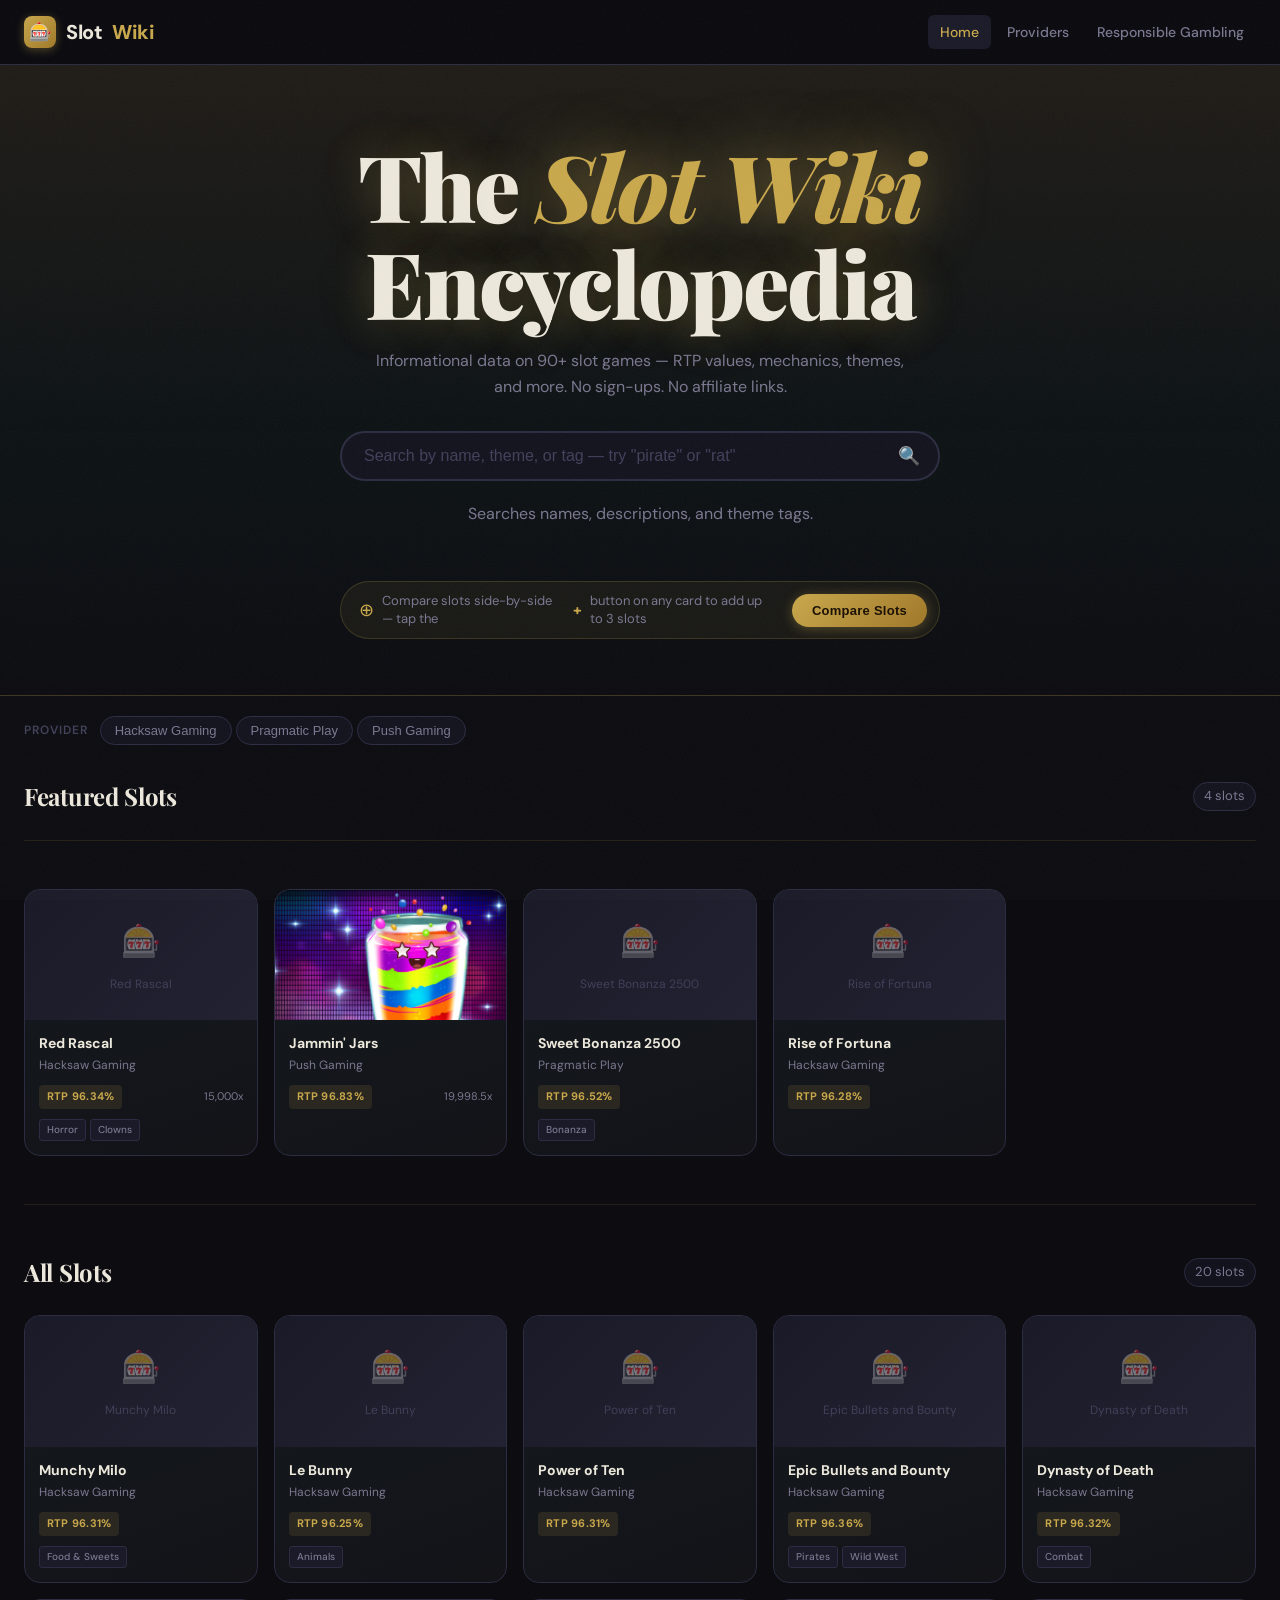
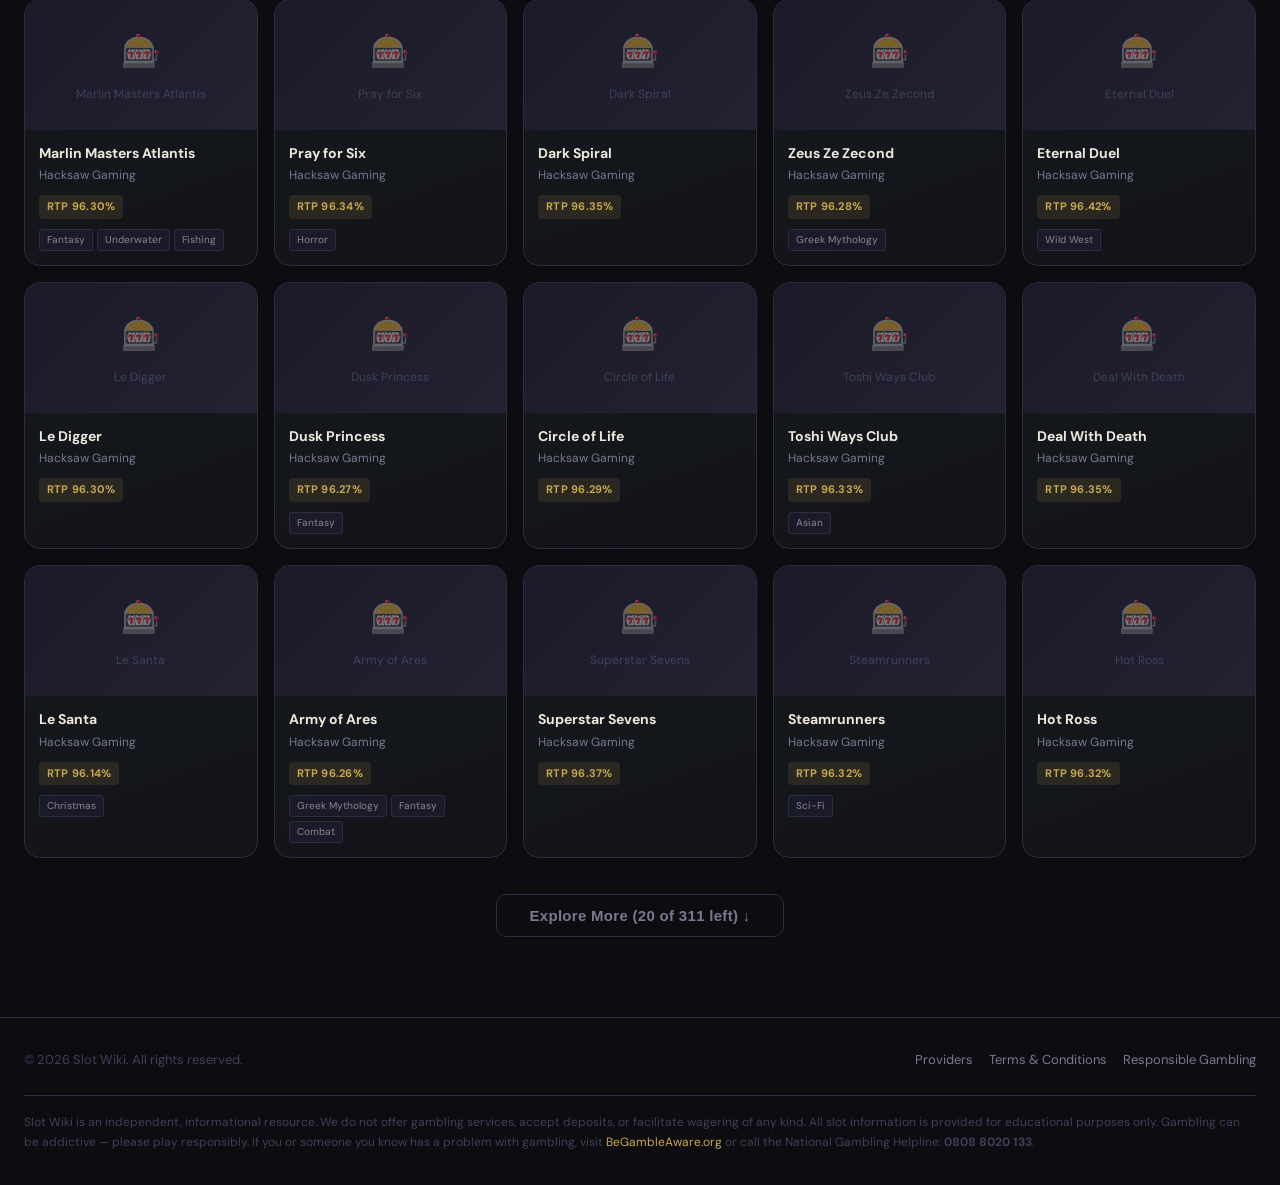
<file: index.html>
<!DOCTYPE html>
<html lang="en">
<head>
  <meta charset="UTF-8">
  <meta name="viewport" content="width=device-width, initial-scale=1.0">
  <title>Slot Wiki — Your Slot Game Encyclopedia</title>
  <meta name="description" content="Slot Wiki is a free, informational encyclopedia of slot games. Browse RTP values, themes, features, and providers — no sign-up required.">
  <link rel="preconnect" href="https://fonts.googleapis.com">
  <link rel="preconnect" href="https://fonts.gstatic.com" crossorigin>
  <link href="https://fonts.googleapis.com/css2?family=Playfair+Display:ital,wght@0,700;0,900;1,400&family=DM+Sans:wght@400;500;600;700&display=swap" rel="stylesheet">
  <link rel="stylesheet" href="css/styles.css">
</head>
<body>

<!-- Header -->
<header class="site-header">
  <div class="header-inner">
    <a href="index.html" class="logo">
      <div class="logo-icon">🎰</div>
      Slot<span>Wiki</span>
    </a>
    <nav class="nav">
      <a href="index.html" class="active">Home</a>
      <a href="providers.html">Providers</a>
      <a href="terms.html">Responsible Gambling</a>
    </nav>
  </div>
</header>

<!-- Hero Search -->
<section class="hero">
  <h1>The <em>Slot Wiki</em><br>Encyclopedia</h1>
  <p>Informational data on 90+ slot games — RTP values, mechanics, themes, and more. No sign-ups. No affiliate links.</p>
  <div class="search-wrap">
    <input
      id="search-input"
      class="search-input"
      type="search"
      placeholder="Search by name, theme, or tag — try &quot;pirate&quot; or &quot;rat&quot;"
      aria-label="Search slots"
      autocomplete="off"
    >
    <span class="search-icon">🔍</span>
  </div>
  <p class="search-hint">Searches names, descriptions, and theme tags.</p>

  <div class="compare-hint">
    <span class="compare-hint-text">
      <span class="compare-hint-icon">⊕</span>
      Compare slots side-by-side — tap the <strong>+</strong> button on any card to add up to 3 slots
    </span>
    <button class="compare-hint-btn" id="hero-compare-btn" onclick="handleHeroCompare()">
      Compare Slots
    </button>
  </div>
</section>

<!-- Provider Filter -->
<div class="filter-bar">
  <span class="filter-label">Provider</span>
  <div id="provider-chips">
    <button class="chip" data-provider="hacksaw">Hacksaw Gaming</button>
    <button class="chip" data-provider="pragmatic">Pragmatic Play</button>
    <button class="chip" data-provider="pushgaming">Push Gaming</button>
  </div>
</div>

<!-- Featured Slots -->
<main class="page-content">
  <div class="section-header" id="featured-header">
    <h2 class="section-title">Featured Slots</h2>
    <span class="section-count" id="featured-count"></span>
  </div>
  <div class="slot-grid" id="featured-grid"></div>

  <div style="margin-top: 48px;">
    <div class="section-header">
      <h2 class="section-title" id="all-label">All Slots</h2>
      <span class="section-count" id="all-count"></span>
    </div>
    <div class="slot-grid" id="all-grid"></div>
    <div id="explore-more-wrap" style="text-align:center; margin-top:36px;">
      <button id="explore-more-btn" class="explore-more-btn">Explore More ↓</button>
    </div>
  </div>
</main>

<!-- Modal -->
<div class="modal-overlay" id="modal-overlay" role="dialog" aria-modal="true">
  <div class="modal" id="modal"></div>
</div>

<!-- Footer -->
<footer class="site-footer">
  <div class="footer-inner">
    <span>© 2026 Slot Wiki. All rights reserved.</span>
    <div class="footer-links">
      <a href="providers.html">Providers</a>
      <a href="terms.html">Terms &amp; Conditions</a>
      <a href="terms.html#responsible-gambling">Responsible Gambling</a>
    </div>
    <p class="footer-disclaimer">
      Slot Wiki is an independent, informational resource. We do not offer gambling services, accept deposits, or facilitate wagering of any kind.
      All slot information is provided for educational purposes only. Gambling can be addictive — please play responsibly.
      If you or someone you know has a problem with gambling, visit <a href="https://www.begambleaware.org" target="_blank" rel="noopener">BeGambleAware.org</a>
      or call the National Gambling Helpline: <strong>0808 8020 133</strong>.
    </p>
  </div>
</footer>

<script src="js/data.js"></script>
<script src="js/app.js"></script>
<script>
  initModal();
  initSearchDropdown('search-input');

  function handleHeroCompare() {
    if (compareList.length >= 2) {
      openCompareModal();
    } else {
      // Scroll to grid and pulse the compare buttons on cards
      document.getElementById('all-grid').scrollIntoView({ behavior: 'smooth', block: 'start' });
      setTimeout(() => {
        document.querySelectorAll('.card-compare-btn').forEach(btn => {
          btn.style.opacity = '1';
          btn.classList.add('pulse-hint');
          setTimeout(() => {
            btn.style.opacity = '';
            btn.classList.remove('pulse-hint');
          }, 1800);
        });
      }, 600);
    }
  }

  const PAGE_SIZE = 20; // 4 rows × 5 cols
  let allSlotsPool = [];
  let visibleCount = PAGE_SIZE;

  function renderAllGrid(slots) {
    allSlotsPool = slots;
    renderGrid(slots.slice(0, visibleCount), "all-grid", "all-count");
    const wrap = document.getElementById("explore-more-wrap");
    const btn = document.getElementById("explore-more-btn");
    if (visibleCount >= slots.length) {
      wrap.style.display = "none";
    } else {
      wrap.style.display = "";
      const remaining = slots.length - visibleCount;
      btn.textContent = `Explore More (${Math.min(remaining, PAGE_SIZE)} of ${remaining} left) ↓`;
    }
  }

  // Render featured slots (capped at 4, mixed providers)
  renderGrid(getFeaturedSlots(), "featured-grid", "featured-count");

  // Render all slots — first 20 only
  renderAllGrid(SLOTS.filter(s => !s.featured));

  document.getElementById("explore-more-btn").addEventListener("click", () => {
    visibleCount += PAGE_SIZE;
    renderAllGrid(allSlotsPool);
  });

  // Search overrides both grids
  const searchInput = document.getElementById("search-input");
  const featuredHeader = document.getElementById("featured-header");

  let debounceTimer = null;
  let activeProvider = null;

  function updateResults() {
    const q = searchInput.value.trim();

    if (q || activeProvider) {
      // Hide featured, show unified search results
      featuredHeader.style.display = "none";
      document.getElementById("featured-grid").style.display = "none";
      document.getElementById("all-label").textContent = q ? `Results for "${q}"` : "All Slots";
      const results = searchSlots(q, activeProvider);
      renderGrid(results, "all-grid", "all-count");
      document.getElementById("explore-more-wrap").style.display = "none";
    } else {
      // Restore default view
      visibleCount = PAGE_SIZE;
      featuredHeader.style.display = "";
      document.getElementById("featured-grid").style.display = "";
      document.getElementById("all-label").textContent = "All Slots";
      renderGrid(getFeaturedSlots(), "featured-grid", "featured-count");
      renderAllGrid(SLOTS.filter(s => !s.featured));
    }
  }

  searchInput.addEventListener("input", () => {
    clearTimeout(debounceTimer);
    debounceTimer = setTimeout(updateResults, 180);
  });

  document.querySelectorAll("#provider-chips .chip").forEach((chip) => {
    chip.addEventListener("click", () => {
      const val = chip.dataset.provider;
      activeProvider = activeProvider === val ? null : val;
      chip.classList.toggle("active", activeProvider === val);
      updateResults();
    });
  });
</script>
</body>
</html>
</file>
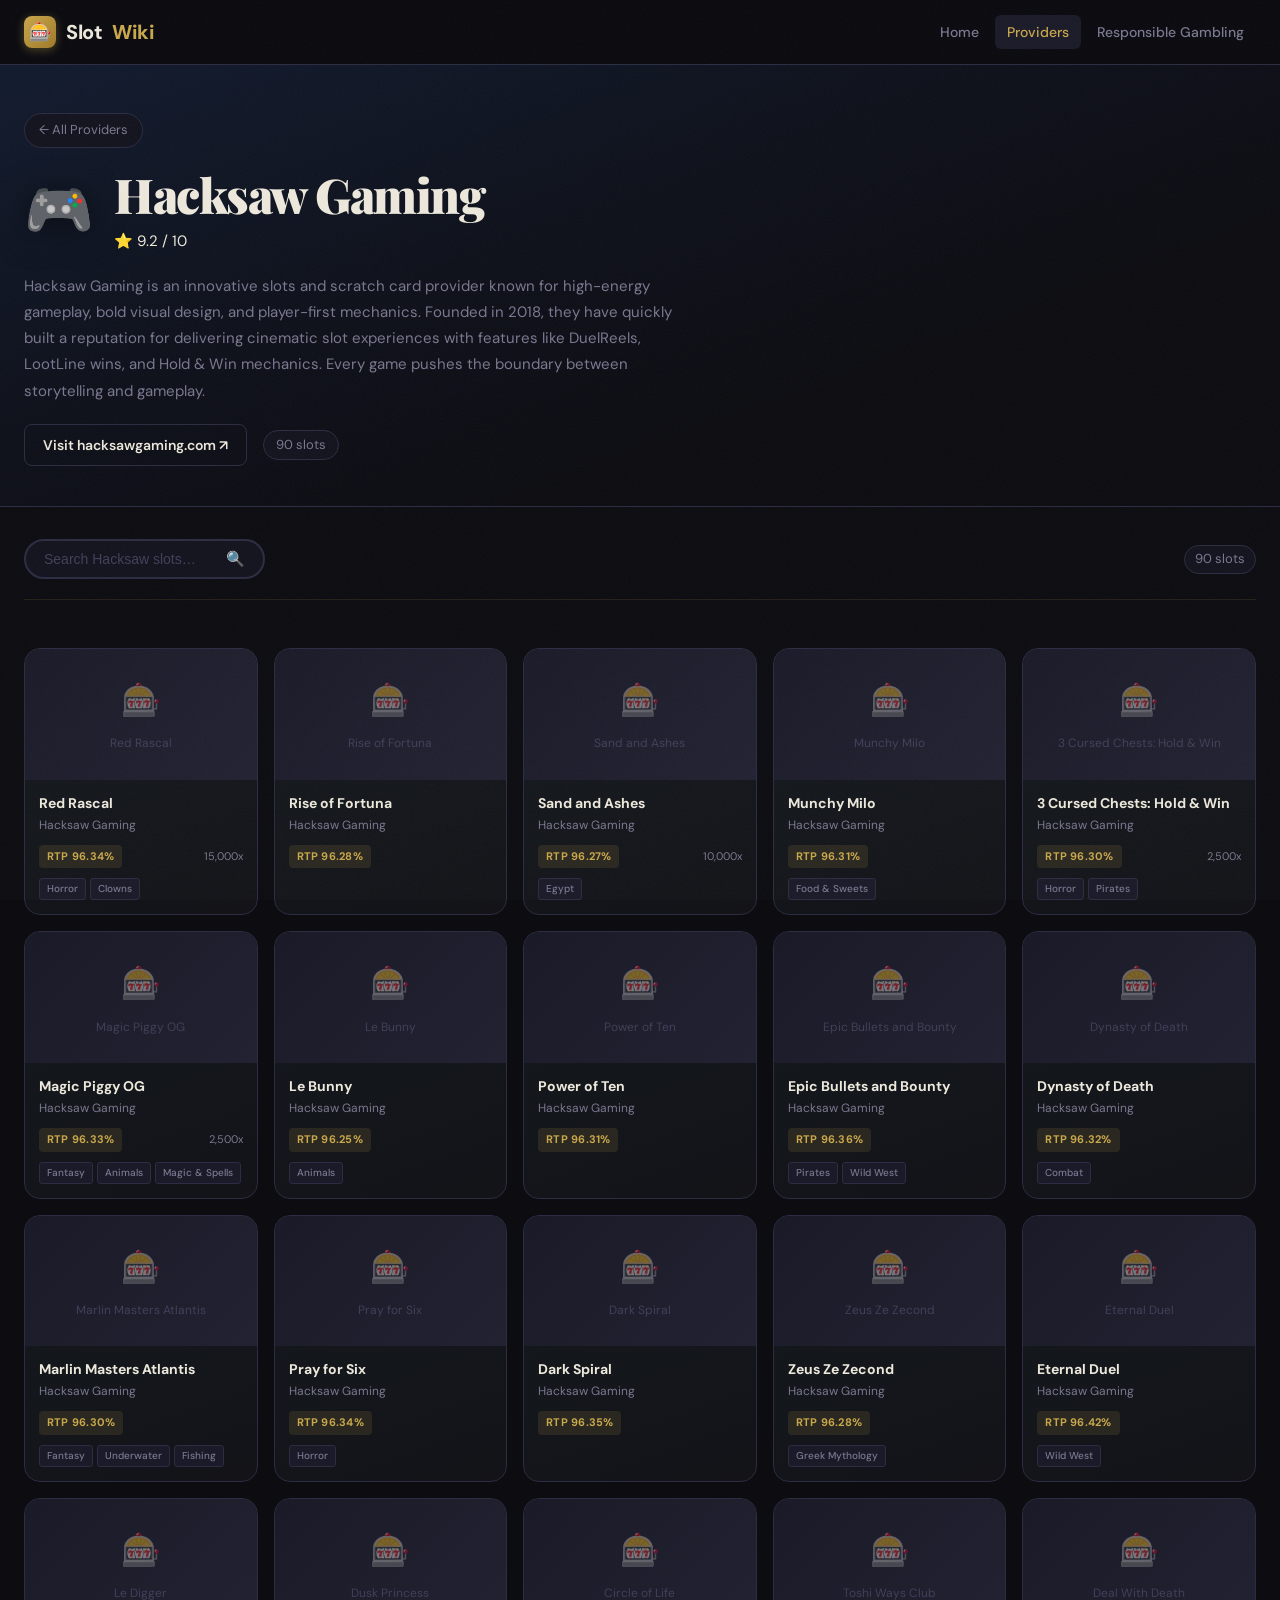
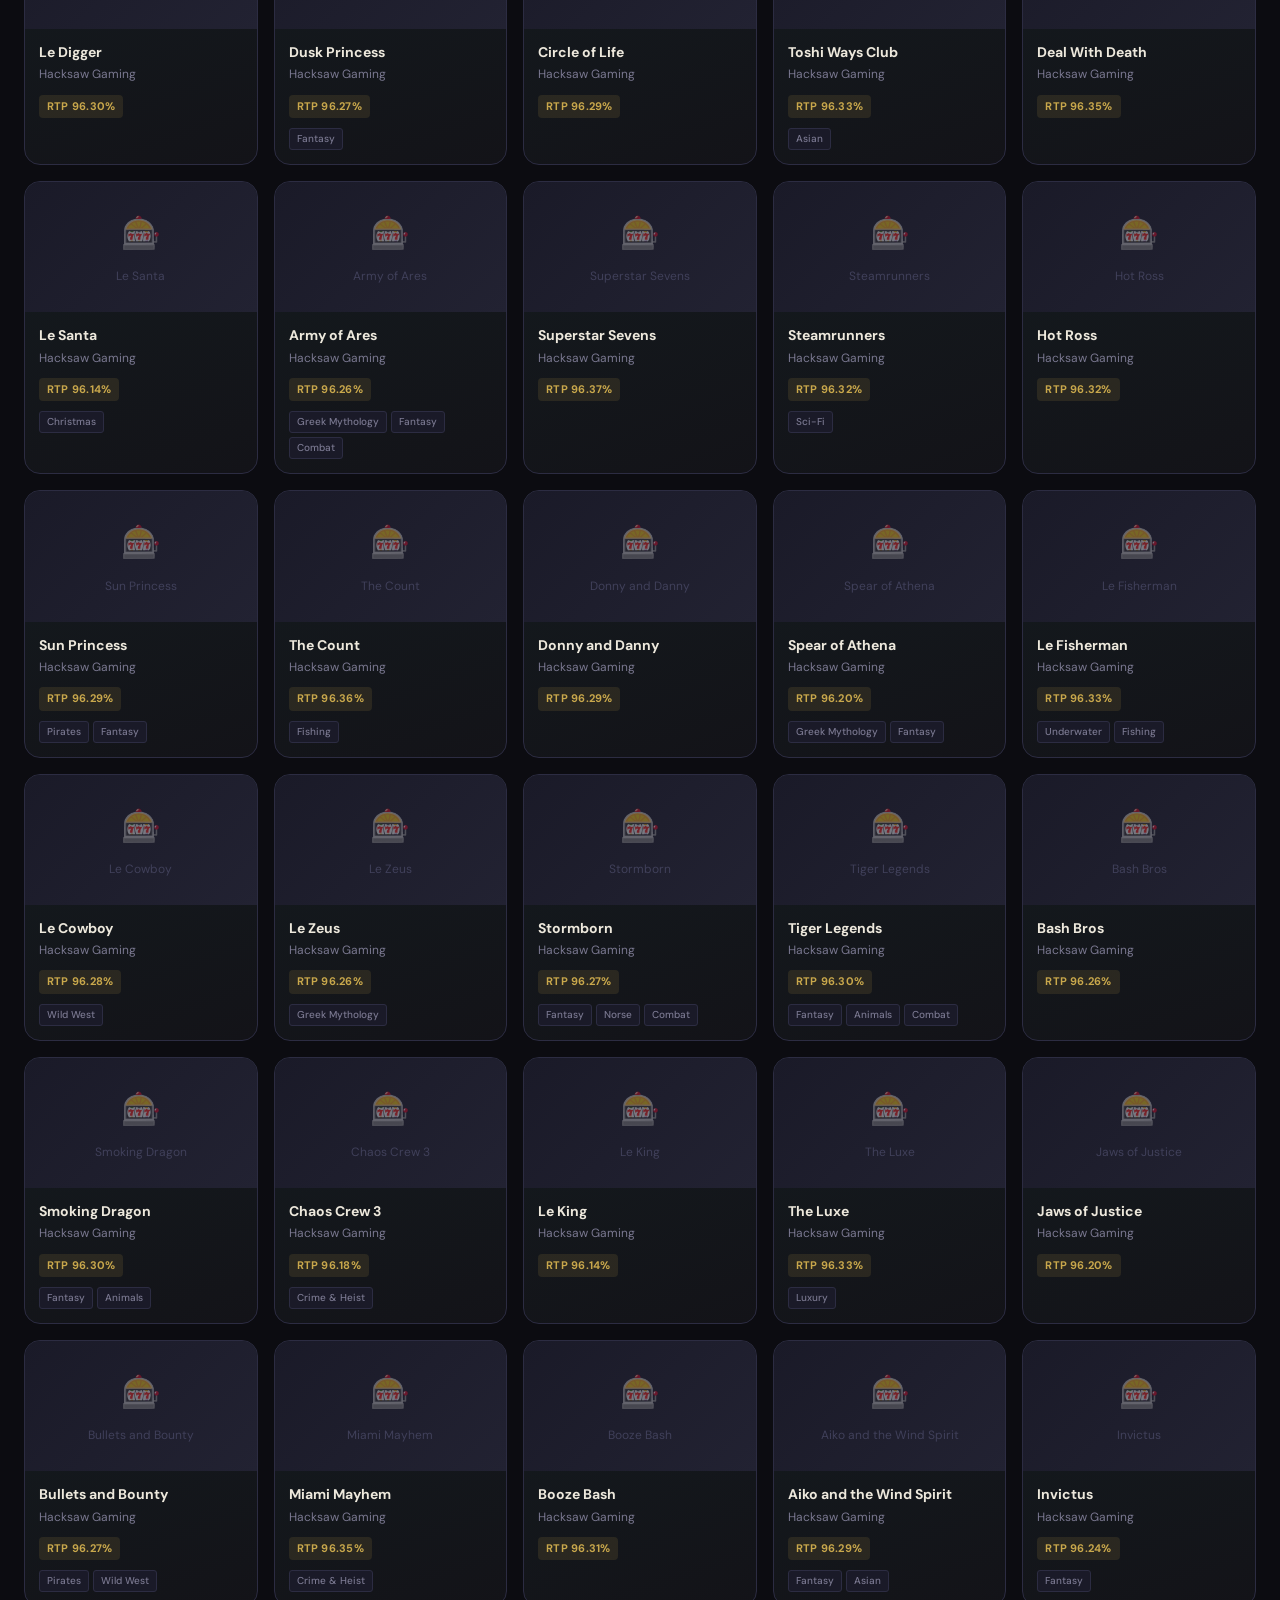
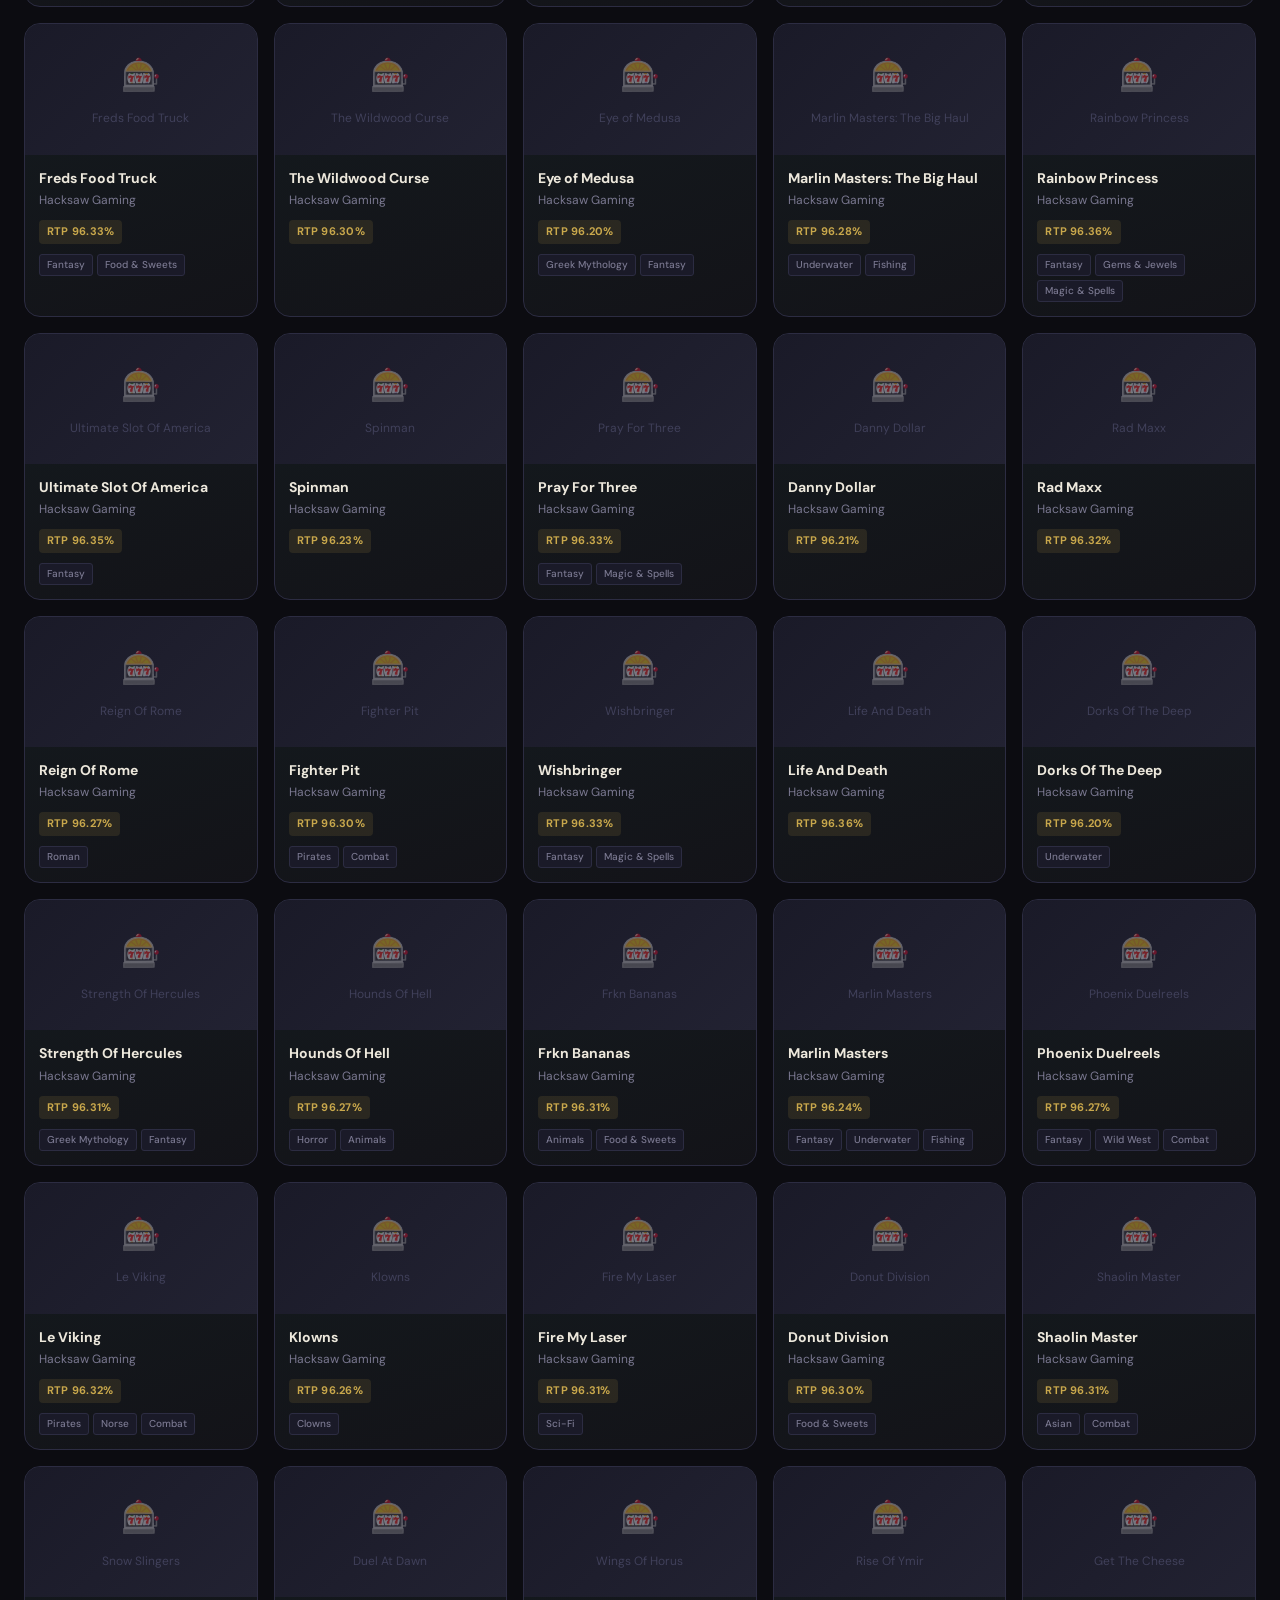
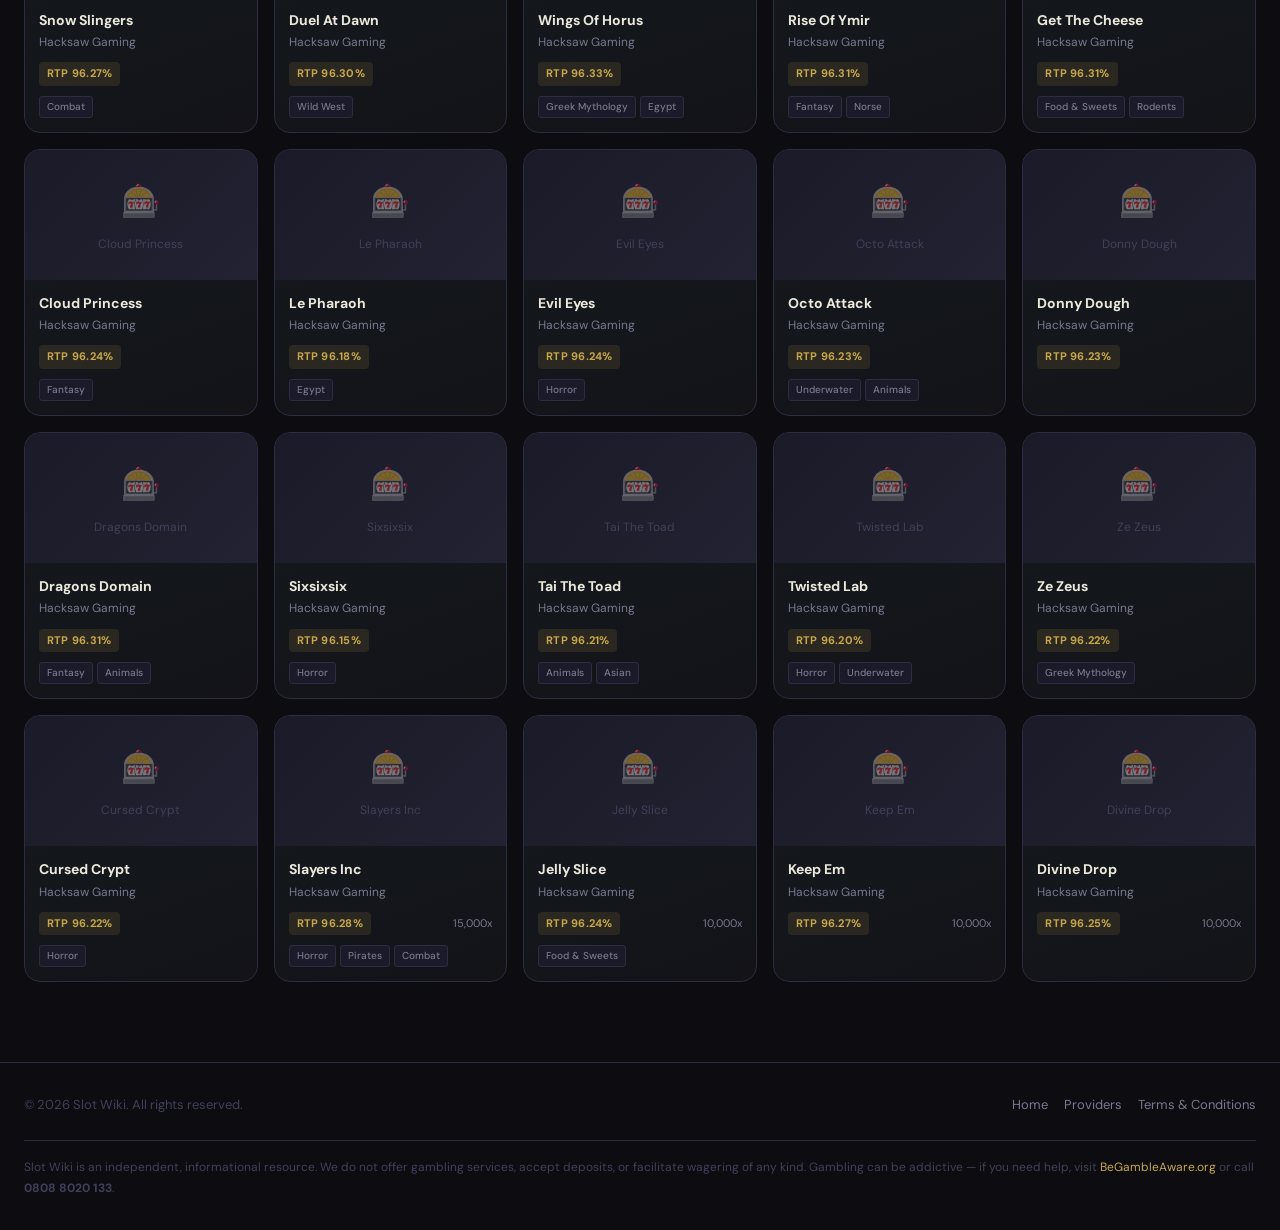
<file: hacksaw.html>
<!DOCTYPE html>
<html lang="en">
<head>
  <meta charset="UTF-8">
  <meta name="viewport" content="width=device-width, initial-scale=1.0">
  <title>Hacksaw Gaming — Slot Wiki</title>
  <meta name="description" content="Browse all Hacksaw Gaming slots on Slot Wiki. RTP values, volatility, features, and more.">
  <link rel="preconnect" href="https://fonts.googleapis.com">
  <link rel="preconnect" href="https://fonts.gstatic.com" crossorigin>
  <link href="https://fonts.googleapis.com/css2?family=Playfair+Display:ital,wght@0,700;0,900;1,400&family=DM+Sans:wght@400;500;600;700&display=swap" rel="stylesheet">
  <link rel="stylesheet" href="css/styles.css">
</head>
<body>

<header class="site-header">
  <div class="header-inner">
    <a href="index.html" class="logo">
      <div class="logo-icon">🎰</div>
      Slot<span>Wiki</span>
    </a>
    <nav class="nav">
      <a href="index.html">Home</a>
      <a href="providers.html" class="active">Providers</a>
      <a href="terms.html">Responsible Gambling</a>
    </nav>
  </div>
</header>

<!-- Provider Hero -->
<section class="provider-page-hero hacksaw-hero">
  <div class="provider-page-hero-inner">
    <a href="providers.html" class="provider-back">← All Providers</a>
    <div class="provider-page-identity">
      <div class="provider-page-icon">🎮</div>
      <div>
        <h1 class="provider-page-name">Hacksaw Gaming</h1>
        <div class="provider-score">⭐ 9.2 / 10</div>
      </div>
    </div>
    <p class="provider-page-desc" id="hacksaw-desc"></p>
    <div class="provider-page-actions">
      <a href="https://www.hacksawgaming.com" class="btn-visit" target="_blank" rel="noopener noreferrer">Visit hacksawgaming.com ↗</a>
      <span class="provider-page-count" id="hacksaw-count"></span>
    </div>
  </div>
</section>

<!-- Slot Grid -->
<main class="page-content">
  <div class="section-header" style="margin-bottom:20px;">
    <div class="search-wrap" style="max-width:440px; margin:0;">
      <input id="hacksaw-search" class="search-input" type="search"
        placeholder="Search Hacksaw slots…" autocomplete="off"
        style="padding:10px 44px 10px 18px; font-size:14px;">
      <span class="search-icon" style="font-size:15px;">🔍</span>
    </div>
    <span class="section-count" id="hacksaw-grid-count"></span>
  </div>
  <div class="slot-grid" id="hacksaw-grid"></div>
</main>

<!-- Modal -->
<div class="modal-overlay" id="modal-overlay" role="dialog" aria-modal="true">
  <div class="modal" id="modal"></div>
</div>

<footer class="site-footer">
  <div class="footer-inner">
    <span>© 2026 Slot Wiki. All rights reserved.</span>
    <div class="footer-links">
      <a href="index.html">Home</a>
      <a href="providers.html">Providers</a>
      <a href="terms.html">Terms &amp; Conditions</a>
    </div>
    <p class="footer-disclaimer">
      Slot Wiki is an independent, informational resource. We do not offer gambling services, accept deposits, or facilitate wagering of any kind.
      Gambling can be addictive — if you need help, visit <a href="https://www.begambleaware.org" target="_blank" rel="noopener">BeGambleAware.org</a>
      or call <strong>0808 8020 133</strong>.
    </p>
  </div>
</footer>

<script src="js/data.js"></script>
<script src="js/app.js"></script>
<script>
  initModal();

  const provider = PROVIDERS.find(p => p.id === "hacksaw");
  document.getElementById("hacksaw-desc").textContent = provider.description;

  const slots = getSlotsByProvider("hacksaw");
  renderGrid(slots, "hacksaw-grid", "hacksaw-grid-count");
  document.getElementById("hacksaw-count").textContent = slots.length + " slots";

  let timer = null;
  document.getElementById("hacksaw-search").addEventListener("input", function () {
    clearTimeout(timer);
    timer = setTimeout(() => renderGrid(searchSlots(this.value, "hacksaw"), "hacksaw-grid", "hacksaw-grid-count"), 180);
  });
</script>
</body>
</html>
</file>
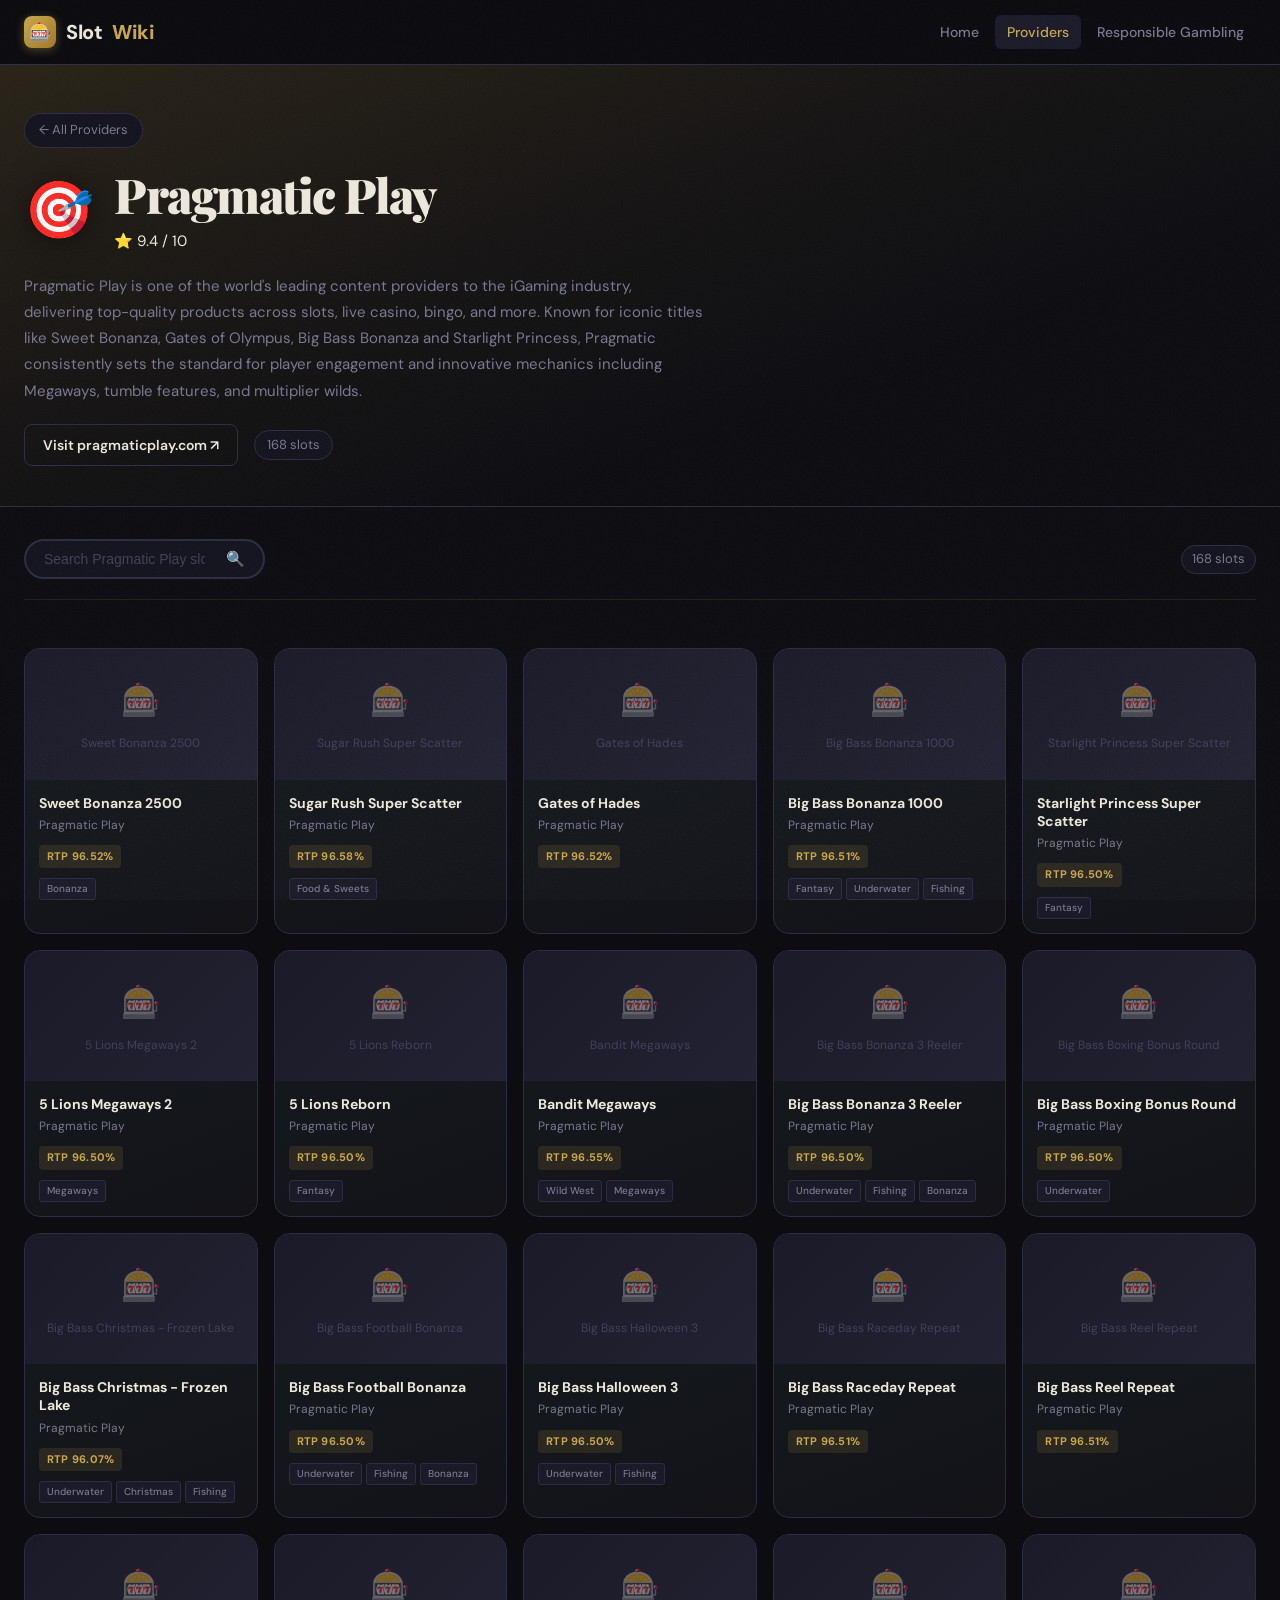
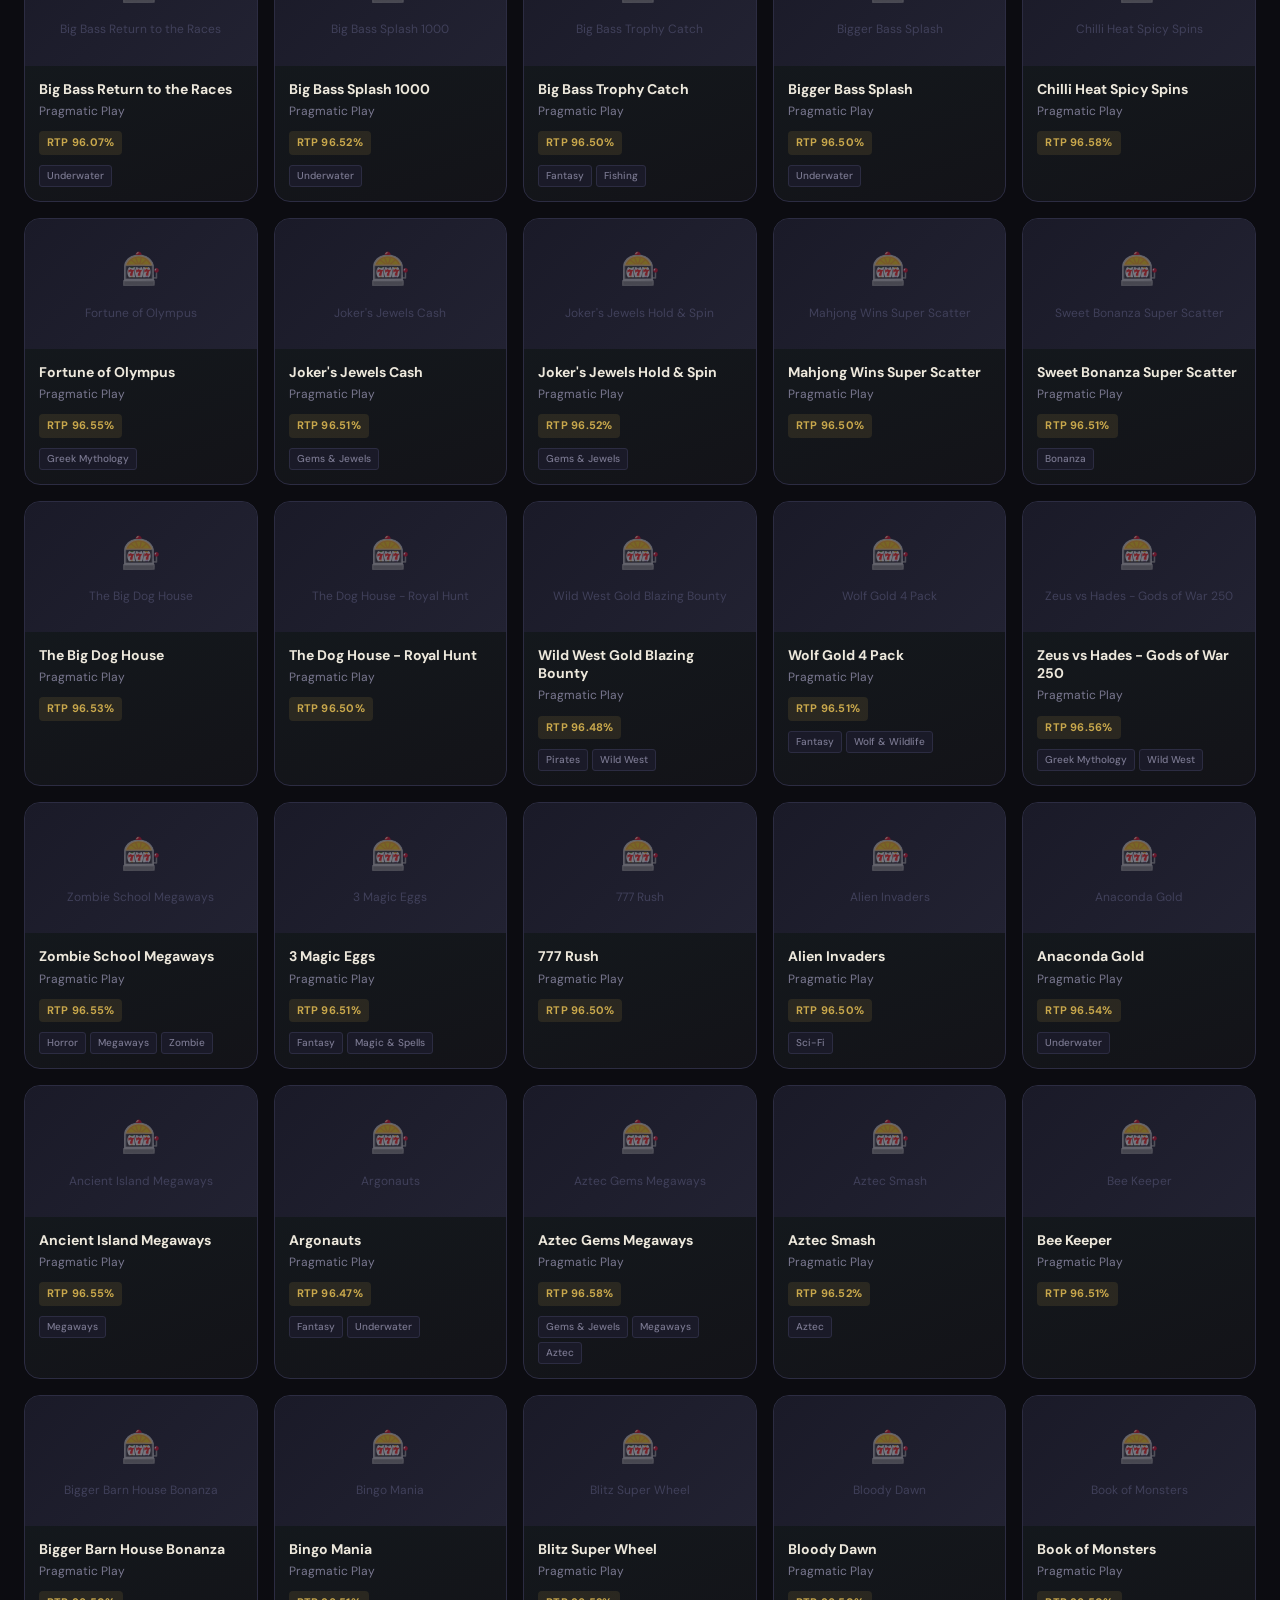
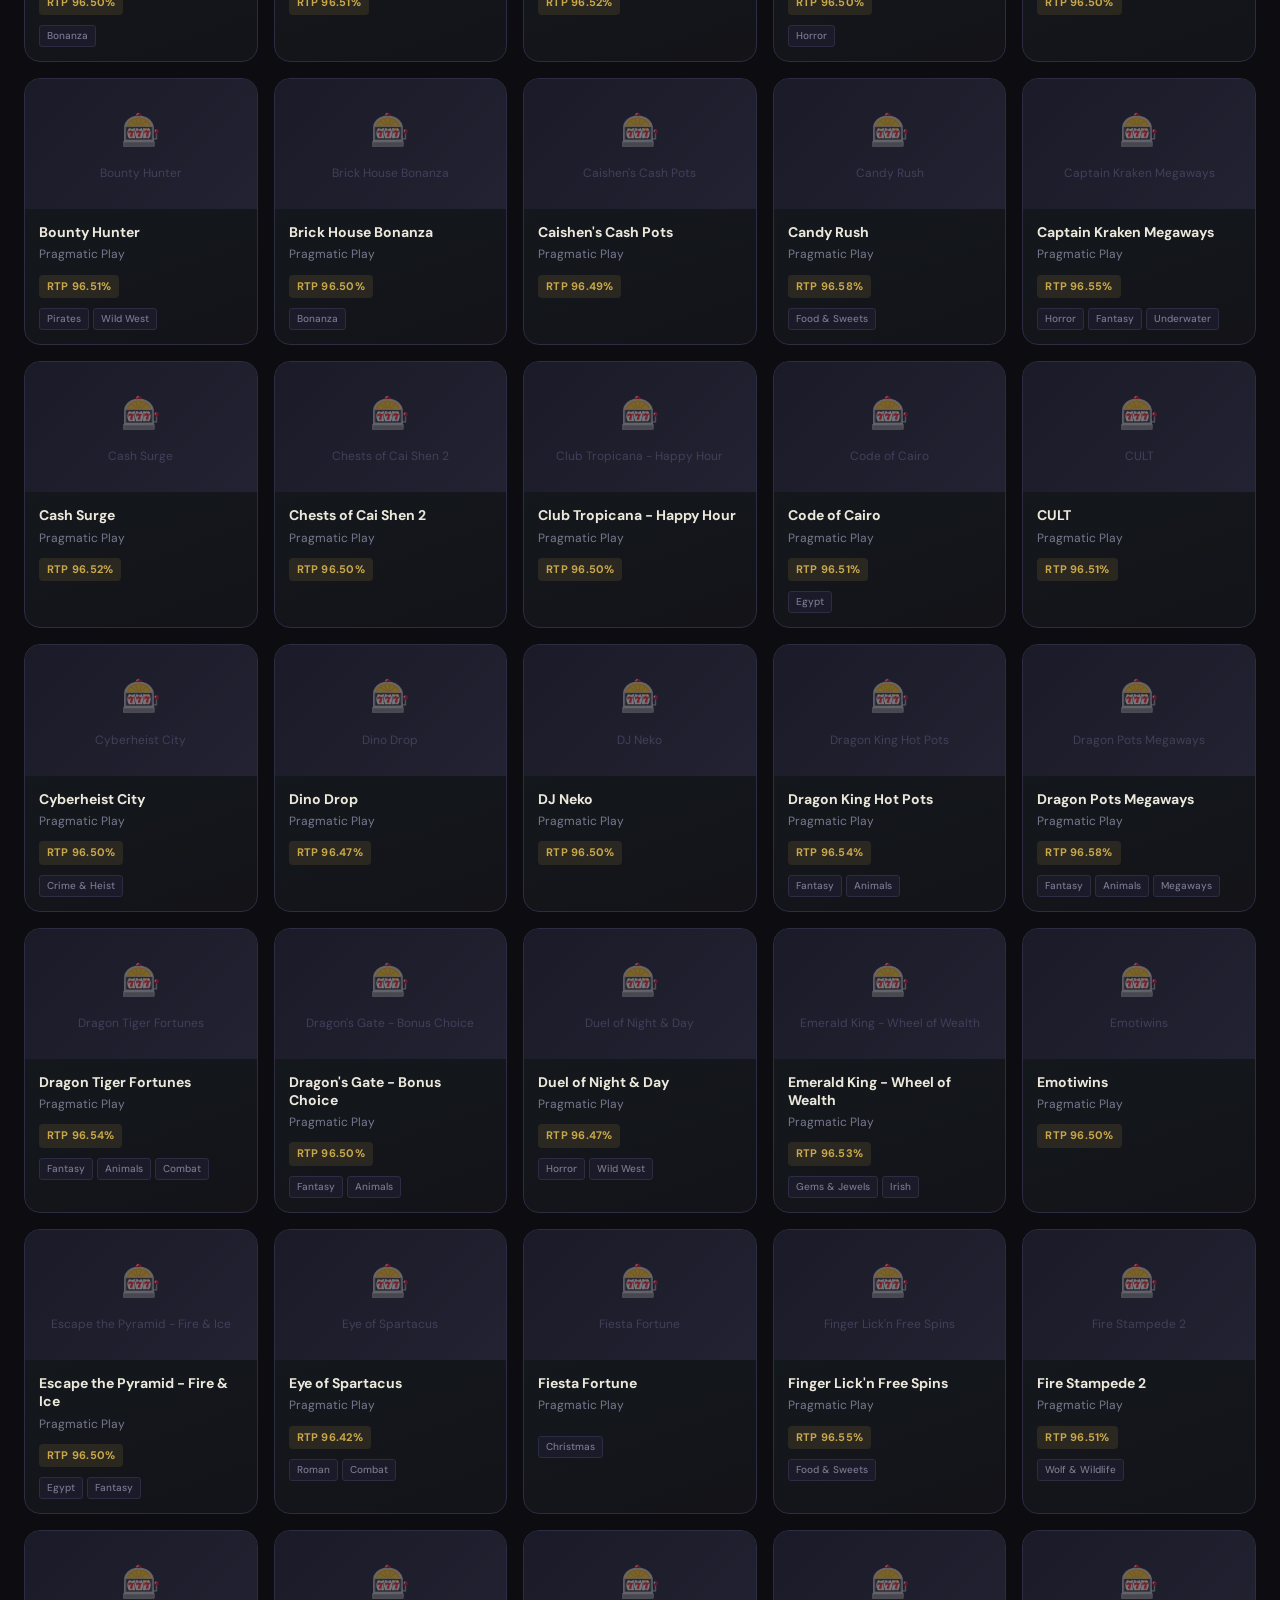
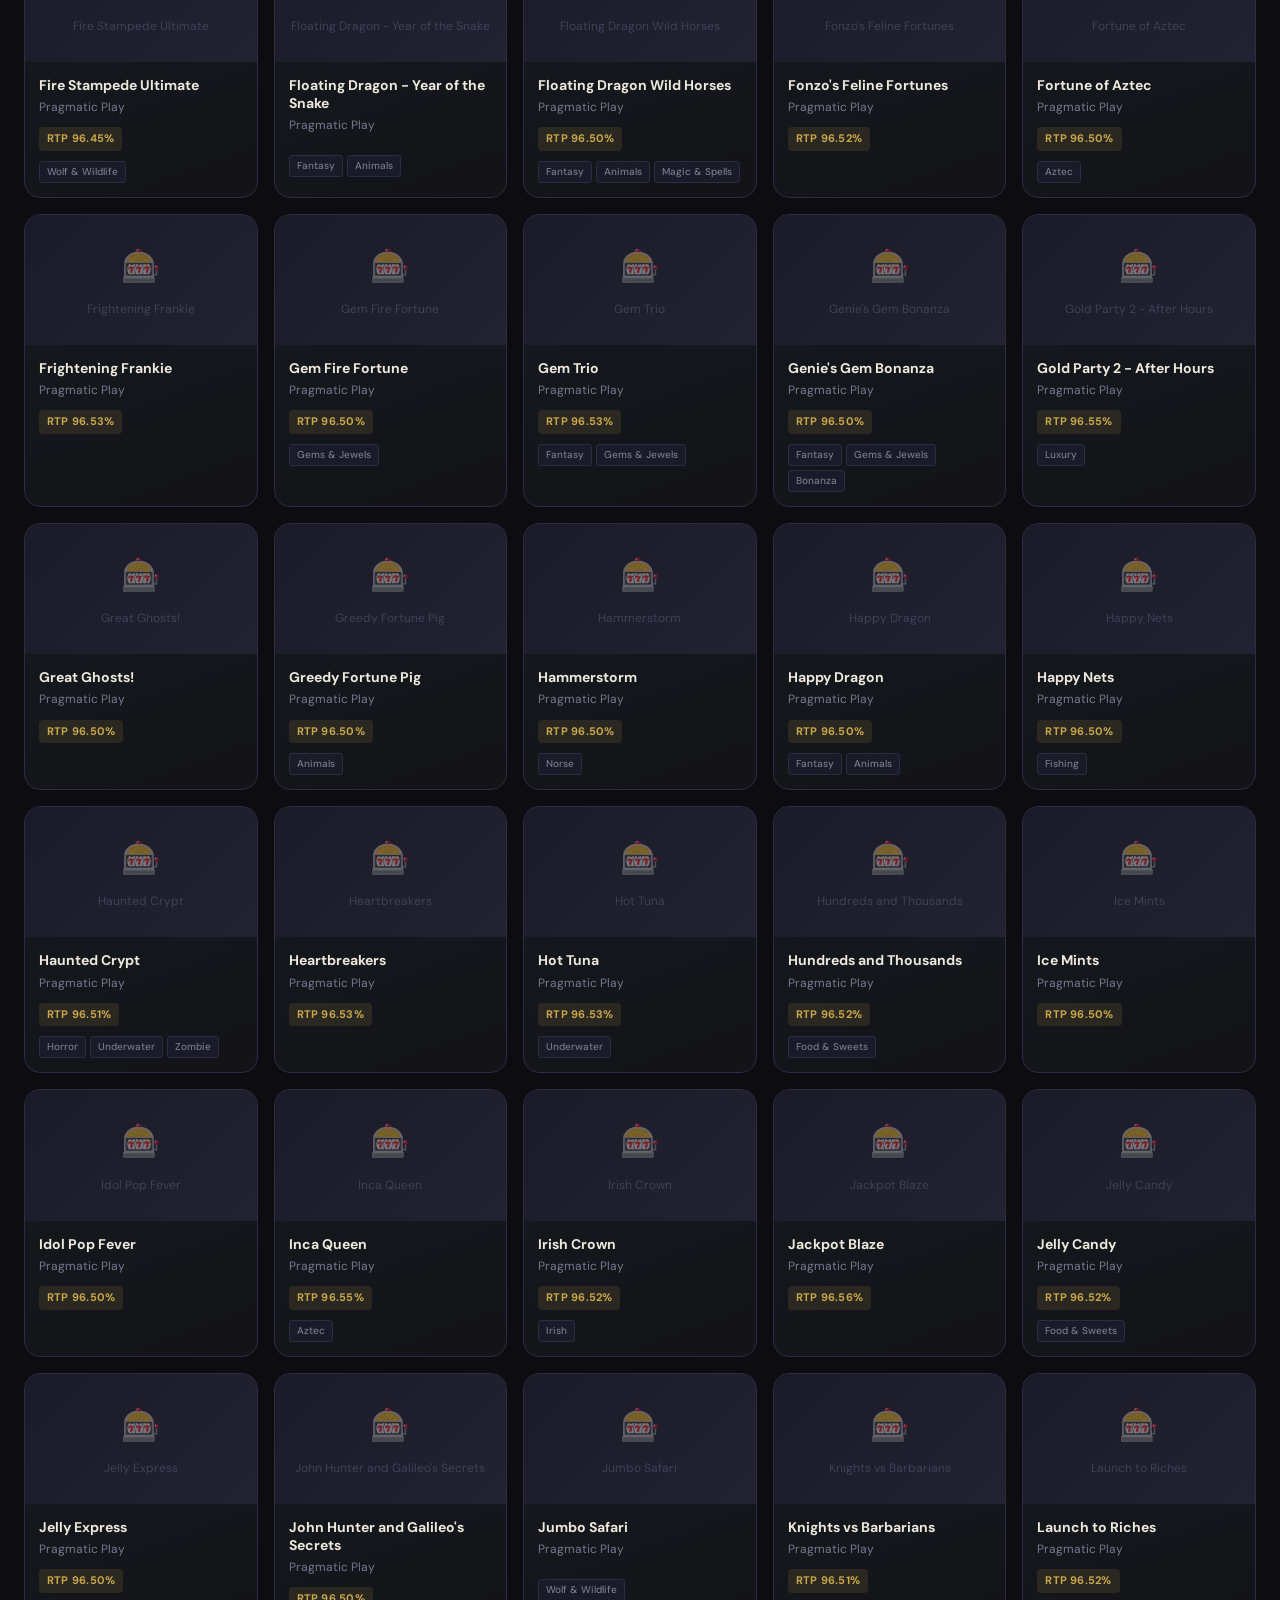
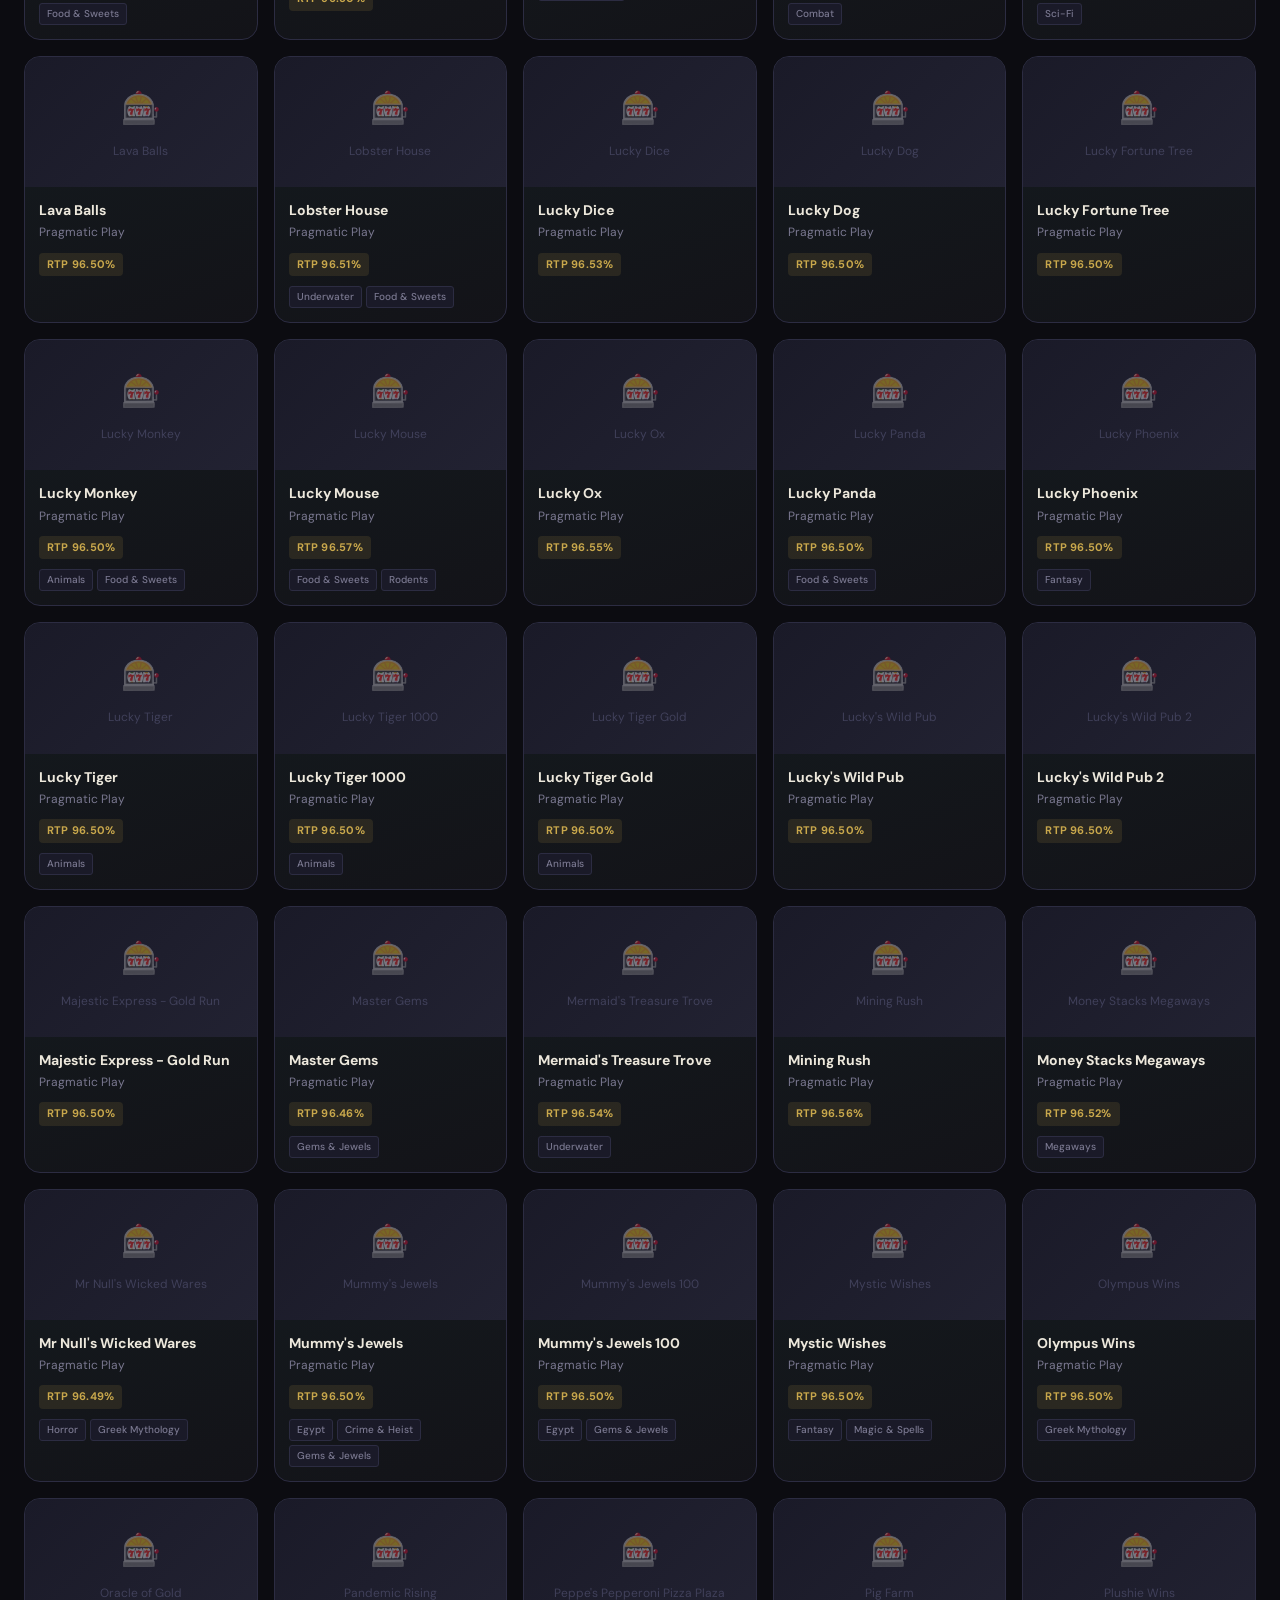
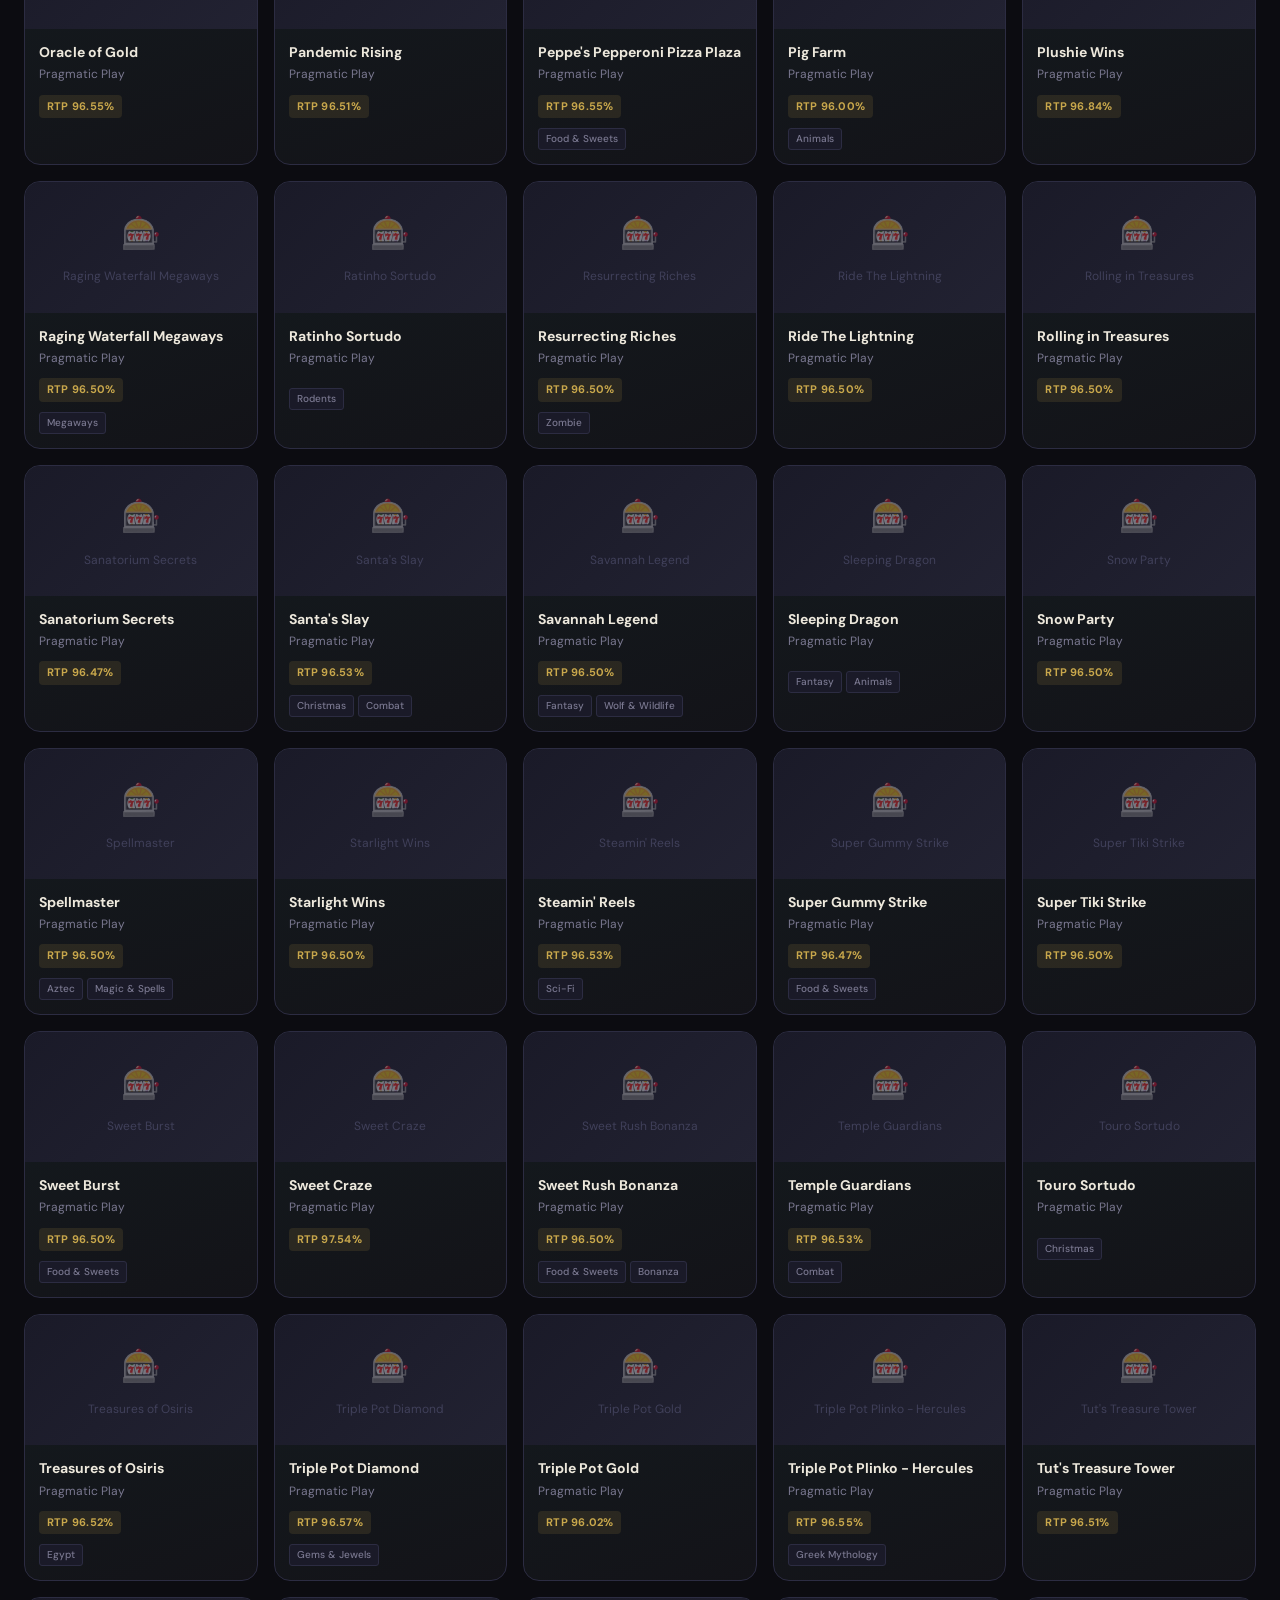
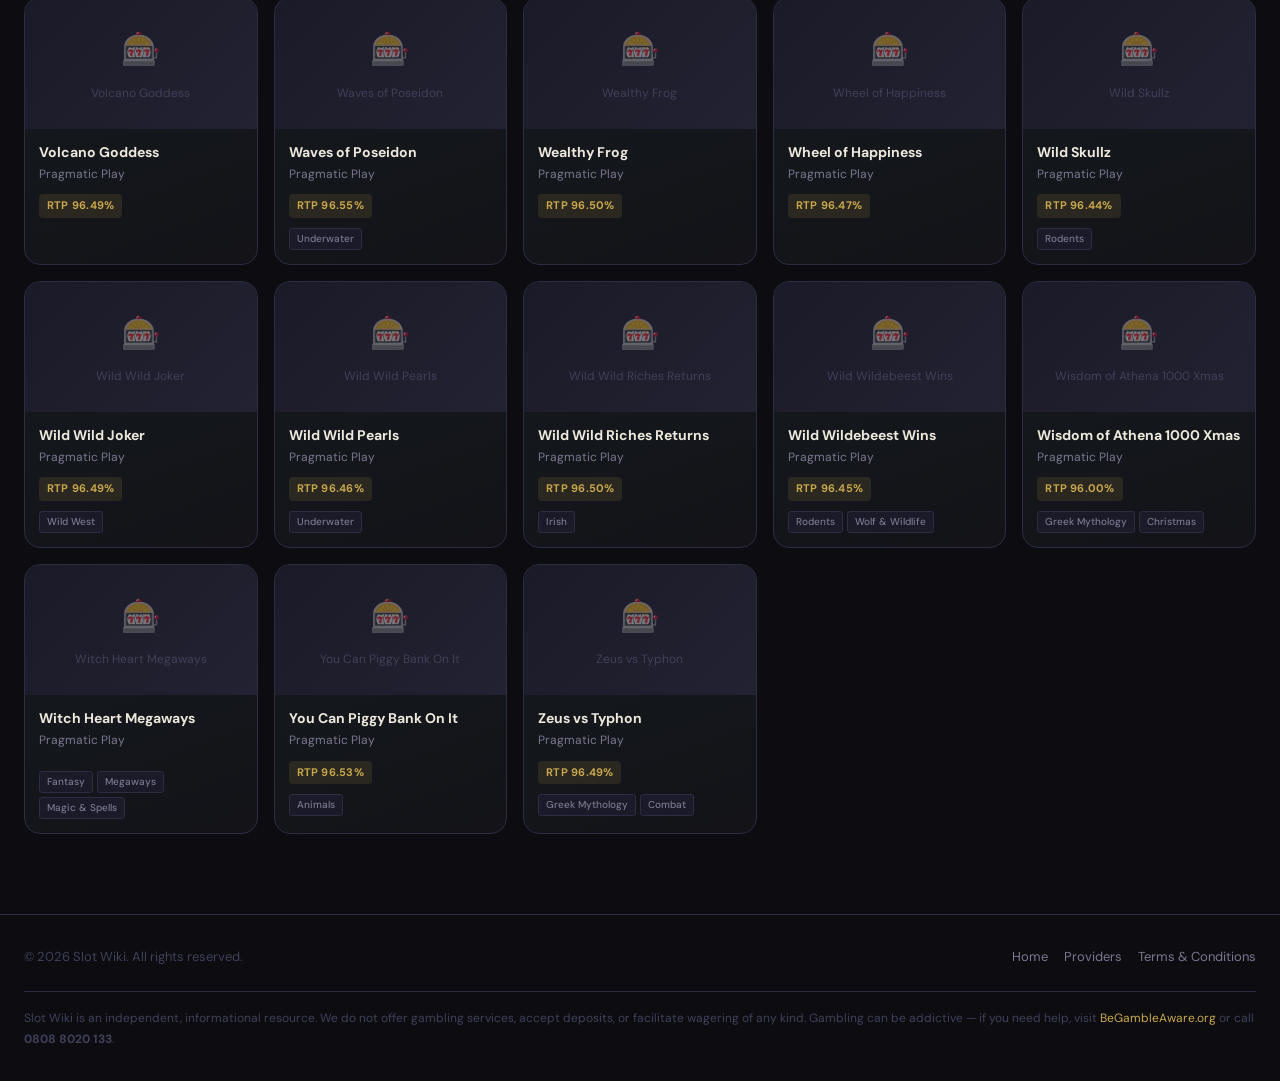
<file: pragmatic.html>
<!DOCTYPE html>
<html lang="en">
<head>
  <meta charset="UTF-8">
  <meta name="viewport" content="width=device-width, initial-scale=1.0">
  <title>Pragmatic Play — Slot Wiki</title>
  <meta name="description" content="Browse all Pragmatic Play slots on Slot Wiki. RTP values, volatility, features, and more.">
  <link rel="preconnect" href="https://fonts.googleapis.com">
  <link rel="preconnect" href="https://fonts.gstatic.com" crossorigin>
  <link href="https://fonts.googleapis.com/css2?family=Playfair+Display:ital,wght@0,700;0,900;1,400&family=DM+Sans:wght@400;500;600;700&display=swap" rel="stylesheet">
  <link rel="stylesheet" href="css/styles.css">
</head>
<body>

<header class="site-header">
  <div class="header-inner">
    <a href="index.html" class="logo">
      <div class="logo-icon">🎰</div>
      Slot<span>Wiki</span>
    </a>
    <nav class="nav">
      <a href="index.html">Home</a>
      <a href="providers.html" class="active">Providers</a>
      <a href="terms.html">Responsible Gambling</a>
    </nav>
  </div>
</header>

<!-- Provider Hero -->
<section class="provider-page-hero pragmatic-hero">
  <div class="provider-page-hero-inner">
    <a href="providers.html" class="provider-back">← All Providers</a>
    <div class="provider-page-identity">
      <div class="provider-page-icon">🎯</div>
      <div>
        <h1 class="provider-page-name">Pragmatic Play</h1>
        <div class="provider-score">⭐ 9.4 / 10</div>
      </div>
    </div>
    <p class="provider-page-desc" id="pragmatic-desc"></p>
    <div class="provider-page-actions">
      <a href="https://www.pragmaticplay.com" class="btn-visit" target="_blank" rel="noopener noreferrer">Visit pragmaticplay.com ↗</a>
      <span class="provider-page-count" id="pragmatic-count"></span>
    </div>
  </div>
</section>

<!-- Slot Grid -->
<main class="page-content">
  <div class="section-header" style="margin-bottom:20px;">
    <div class="search-wrap" style="max-width:440px; margin:0;">
      <input id="pragmatic-search" class="search-input" type="search"
        placeholder="Search Pragmatic Play slots…" autocomplete="off"
        style="padding:10px 44px 10px 18px; font-size:14px;">
      <span class="search-icon" style="font-size:15px;">🔍</span>
    </div>
    <span class="section-count" id="pragmatic-grid-count"></span>
  </div>
  <div class="slot-grid" id="pragmatic-grid"></div>
</main>

<!-- Modal -->
<div class="modal-overlay" id="modal-overlay" role="dialog" aria-modal="true">
  <div class="modal" id="modal"></div>
</div>

<footer class="site-footer">
  <div class="footer-inner">
    <span>© 2026 Slot Wiki. All rights reserved.</span>
    <div class="footer-links">
      <a href="index.html">Home</a>
      <a href="providers.html">Providers</a>
      <a href="terms.html">Terms &amp; Conditions</a>
    </div>
    <p class="footer-disclaimer">
      Slot Wiki is an independent, informational resource. We do not offer gambling services, accept deposits, or facilitate wagering of any kind.
      Gambling can be addictive — if you need help, visit <a href="https://www.begambleaware.org" target="_blank" rel="noopener">BeGambleAware.org</a>
      or call <strong>0808 8020 133</strong>.
    </p>
  </div>
</footer>

<script src="js/data.js"></script>
<script src="js/app.js"></script>
<script>
  initModal();

  const provider = PROVIDERS.find(p => p.id === "pragmatic");
  document.getElementById("pragmatic-desc").textContent = provider.description;

  const slots = getSlotsByProvider("pragmatic");
  renderGrid(slots, "pragmatic-grid", "pragmatic-grid-count");
  document.getElementById("pragmatic-count").textContent = slots.length + " slots";

  let timer = null;
  document.getElementById("pragmatic-search").addEventListener("input", function () {
    clearTimeout(timer);
    timer = setTimeout(() => renderGrid(searchSlots(this.value, "pragmatic"), "pragmatic-grid", "pragmatic-grid-count"), 180);
  });
</script>
</body>
</html>
</file>
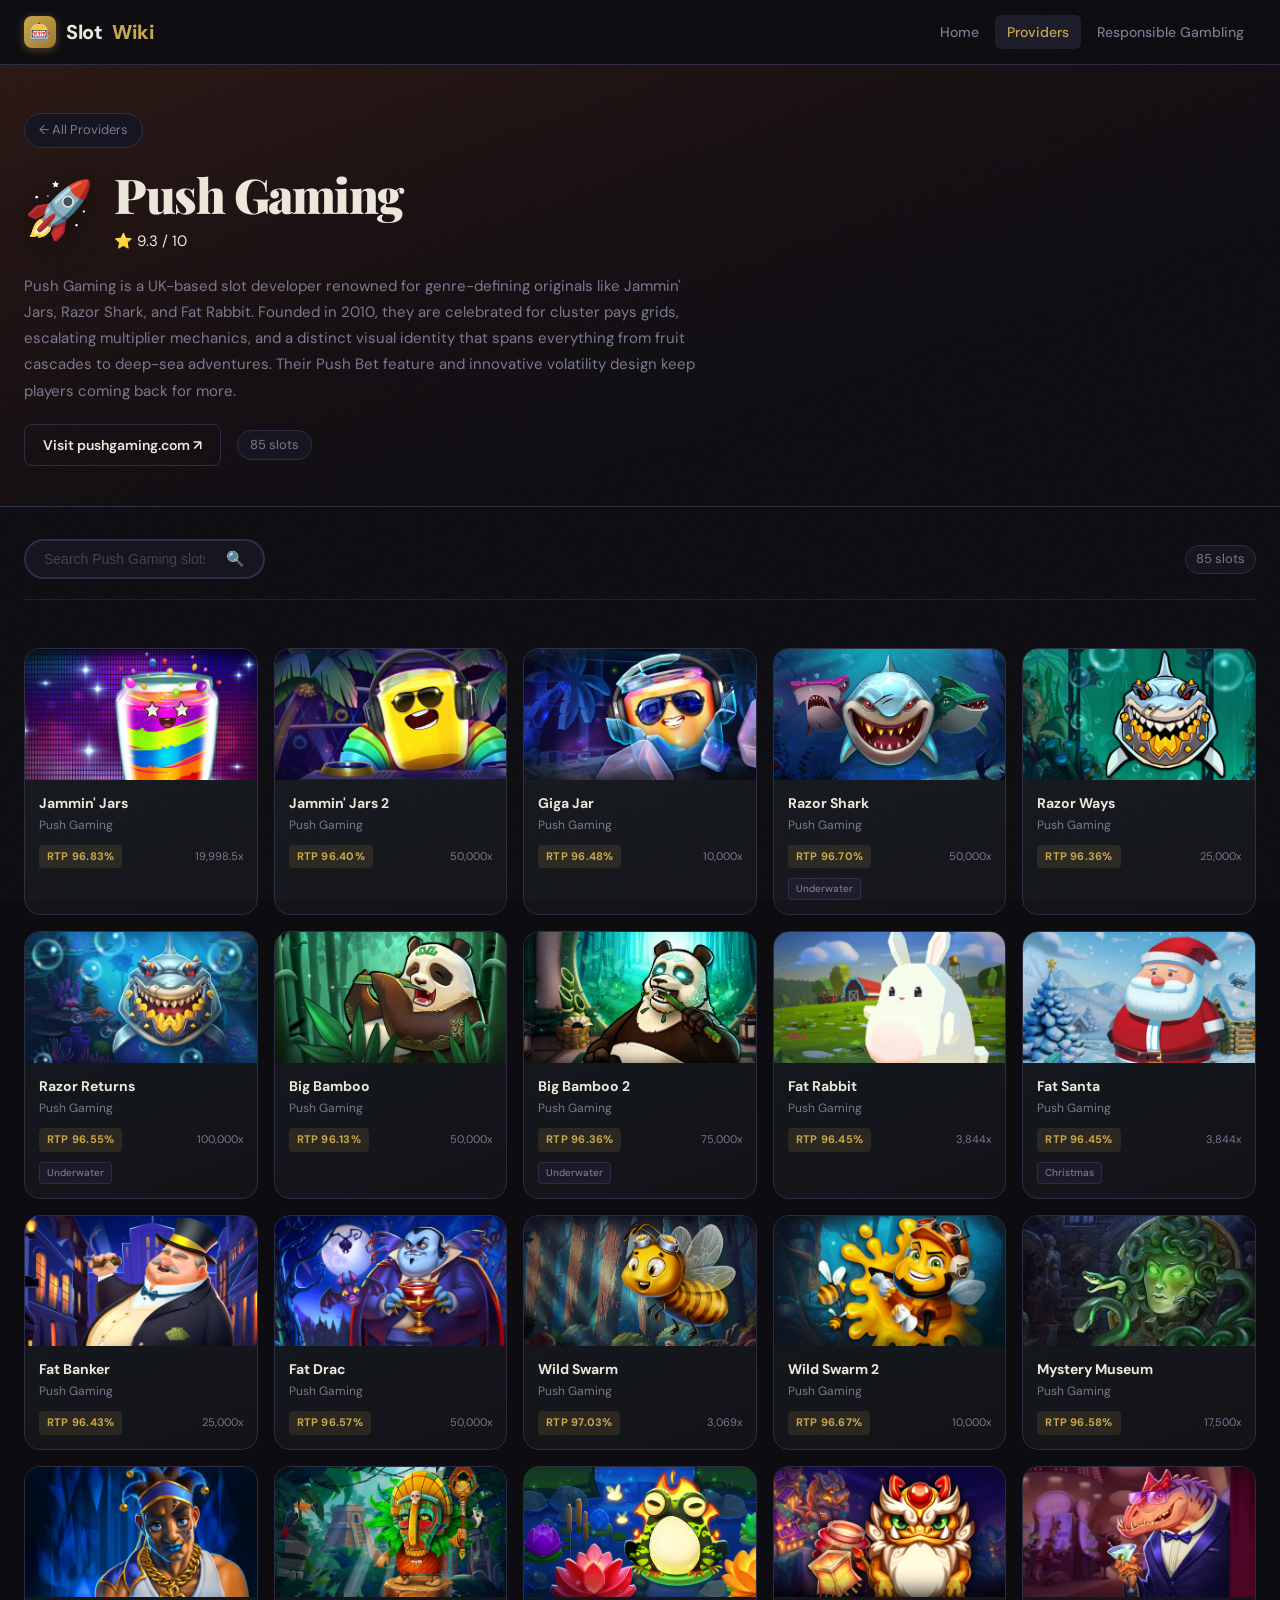
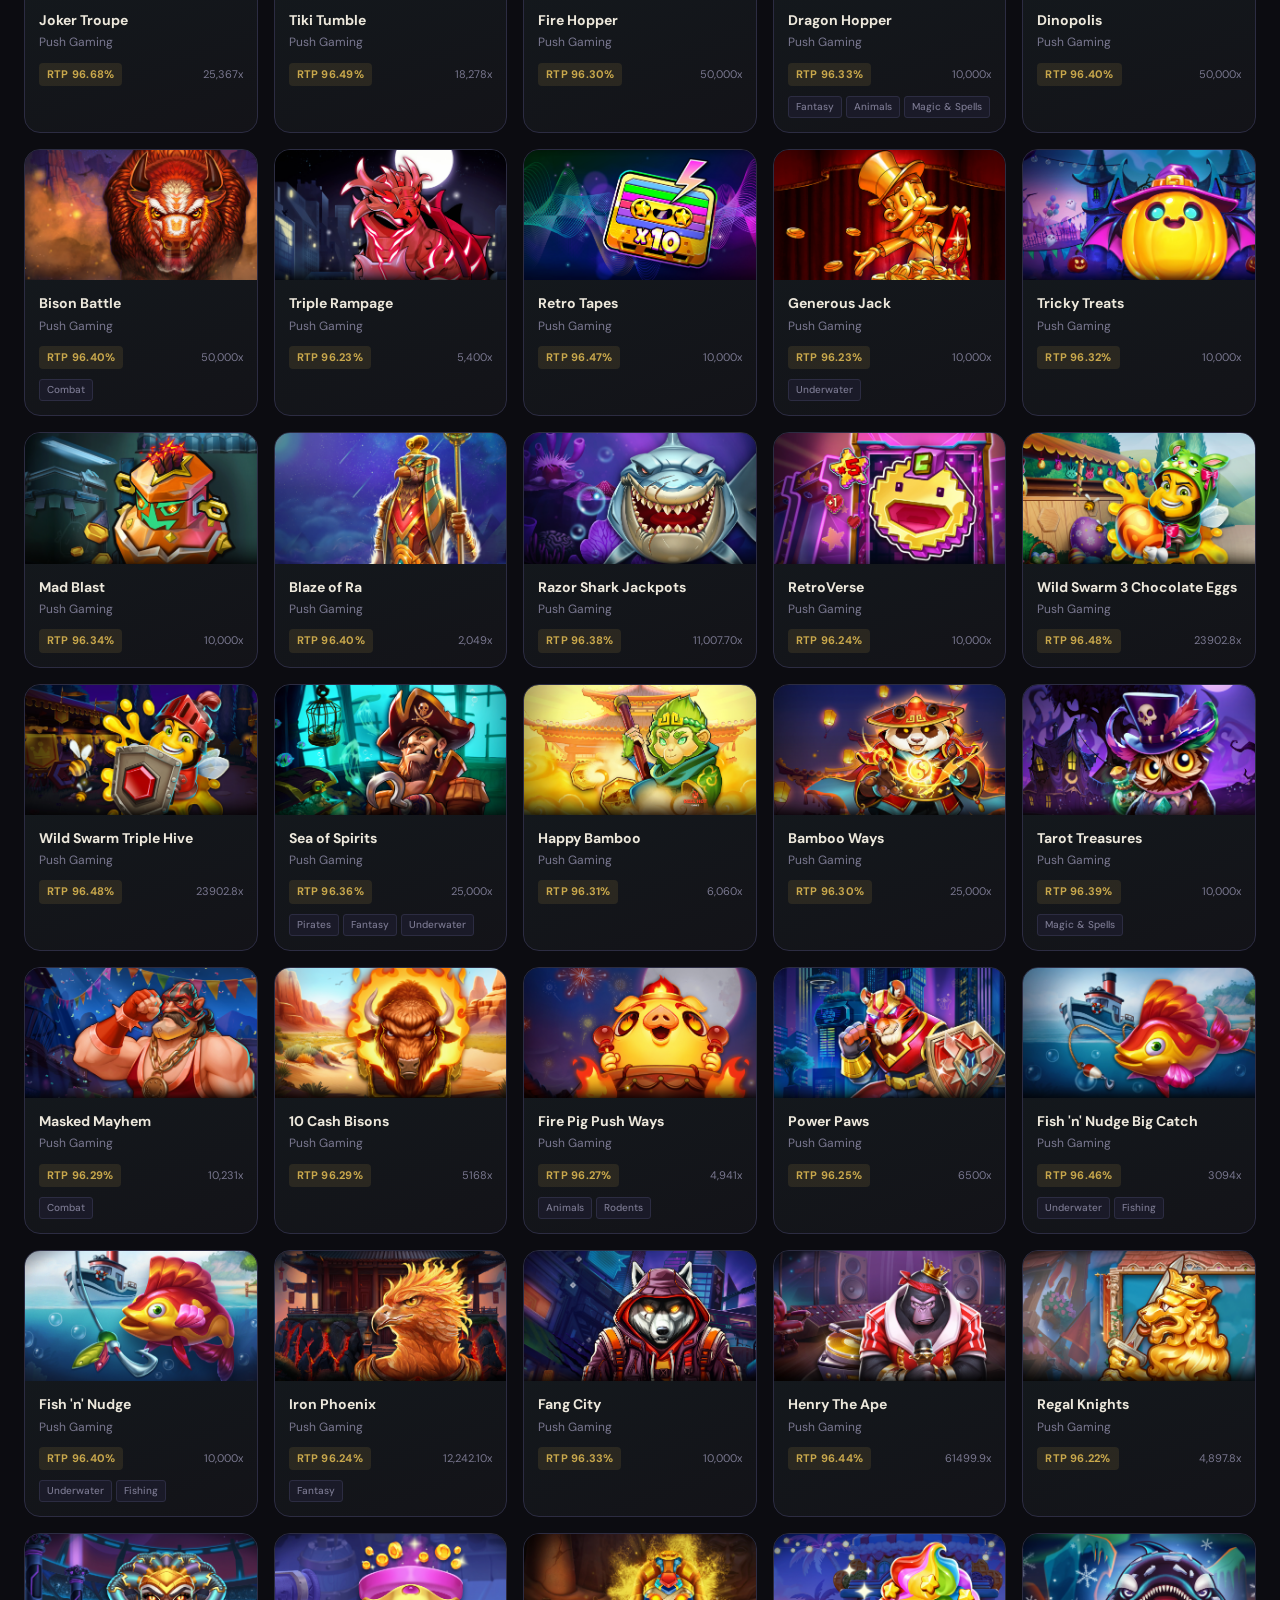
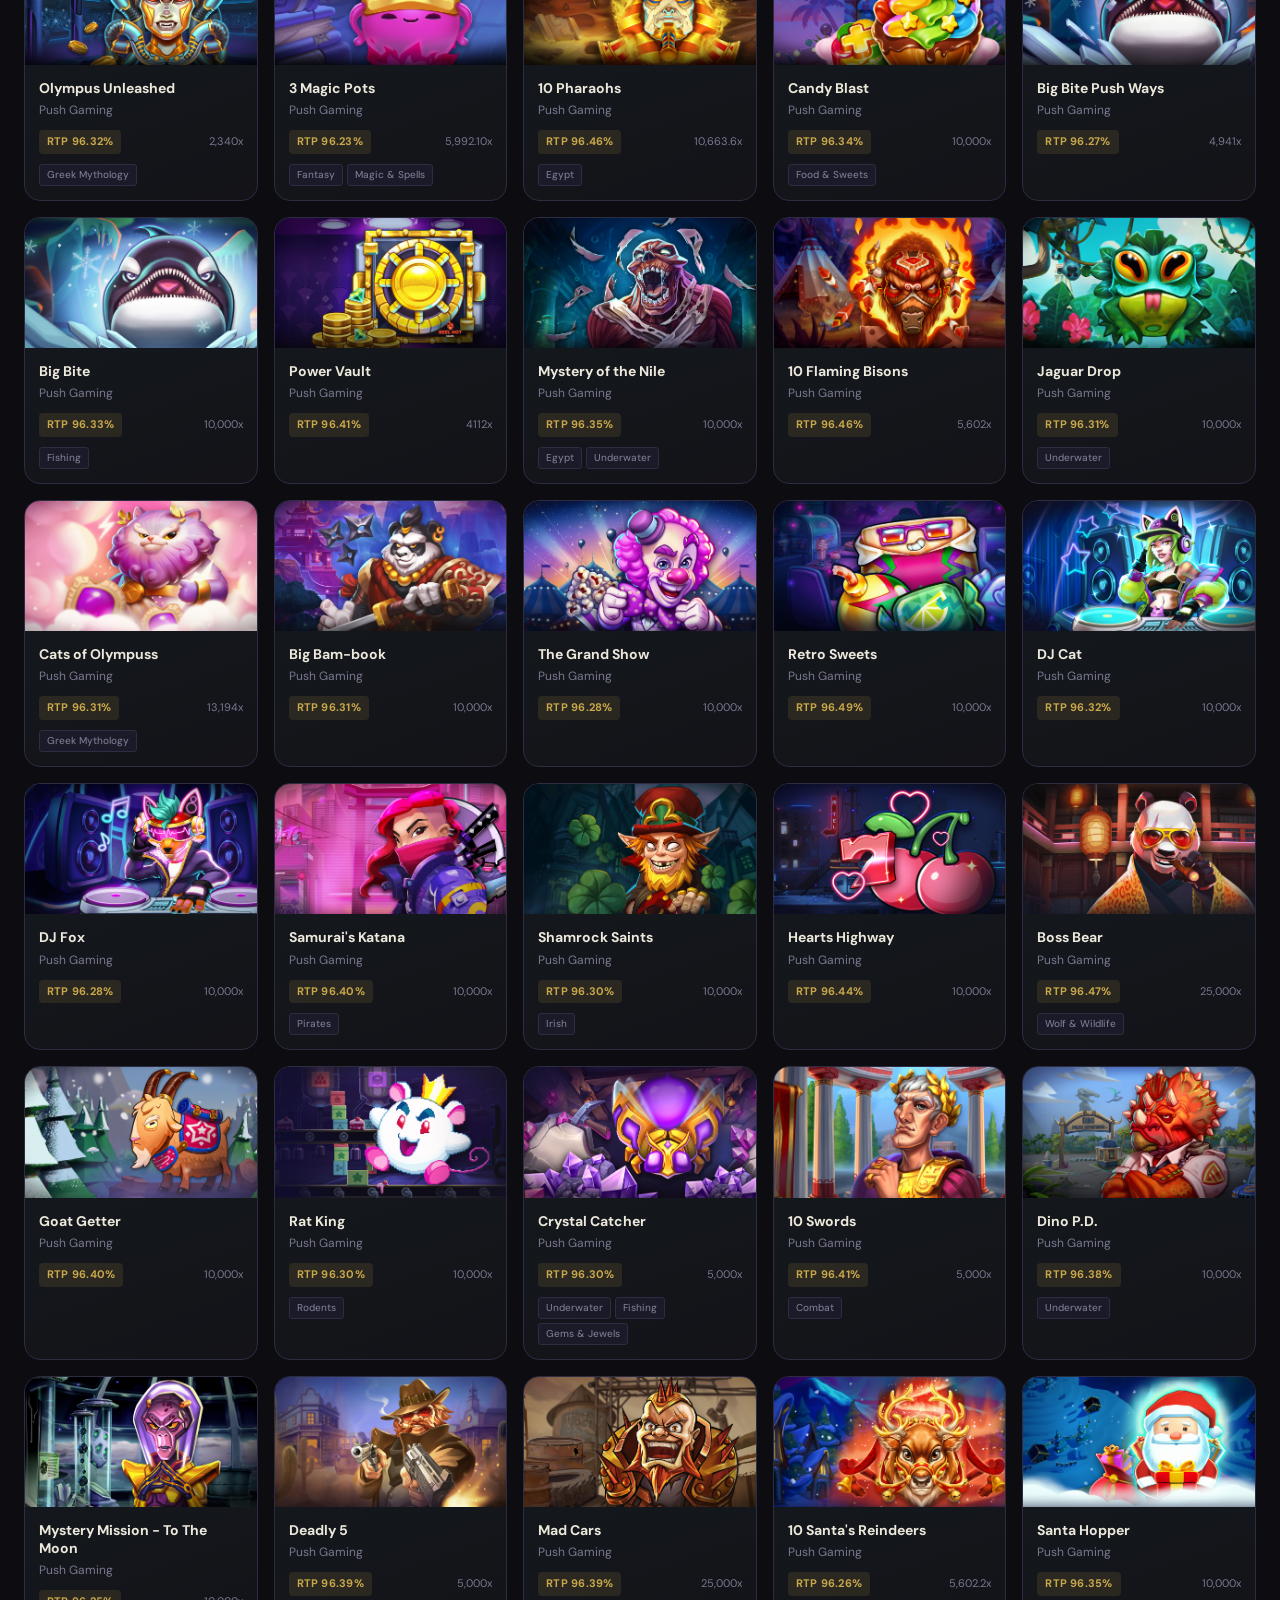
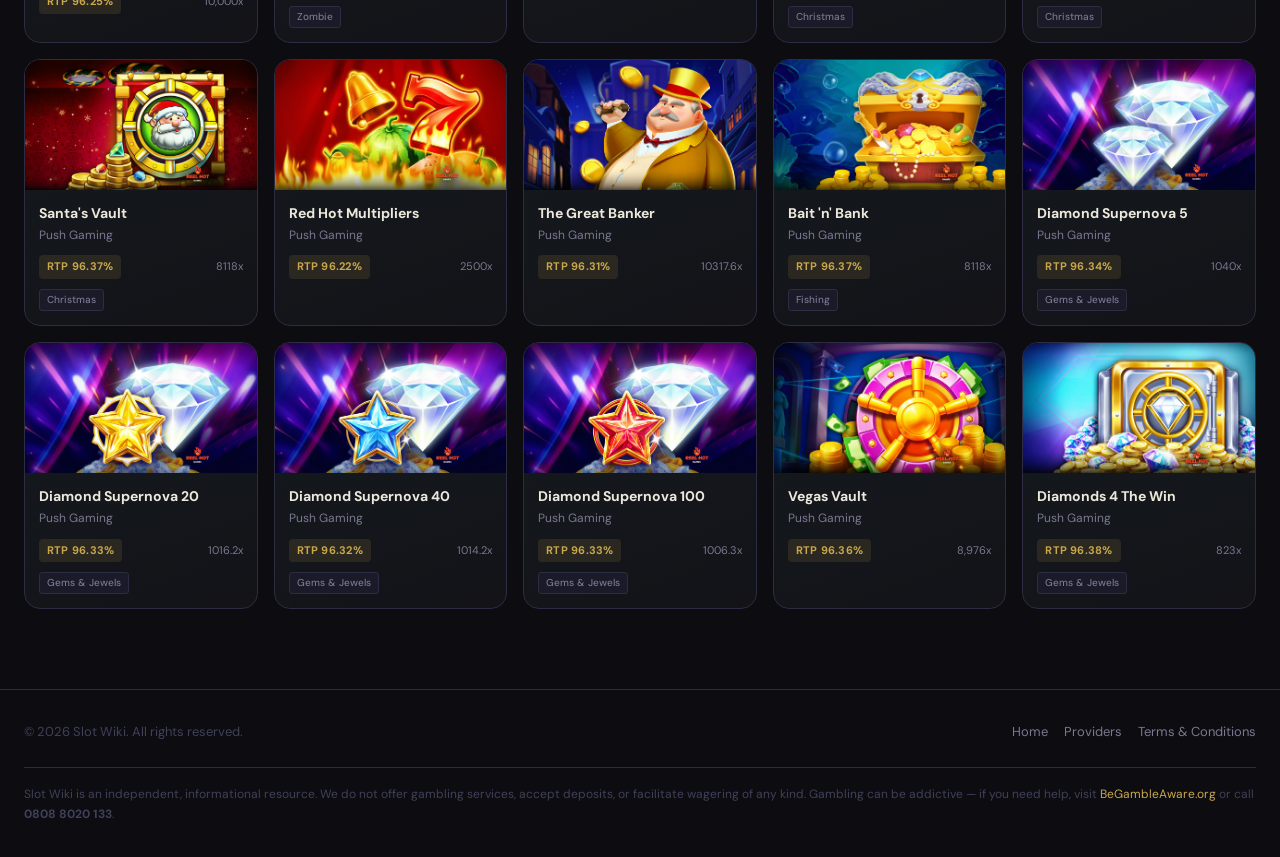
<file: push_gaming.html>
<!DOCTYPE html>
<html lang="en">
<head>
  <meta charset="UTF-8">
  <meta name="viewport" content="width=device-width, initial-scale=1.0">
  <title>Push Gaming — Slot Wiki</title>
  <meta name="description" content="Browse all Push Gaming slots on Slot Wiki. RTP values, volatility, features, and more.">
  <link rel="preconnect" href="https://fonts.googleapis.com">
  <link rel="preconnect" href="https://fonts.gstatic.com" crossorigin>
  <link href="https://fonts.googleapis.com/css2?family=Playfair+Display:ital,wght@0,700;0,900;1,400&family=DM+Sans:wght@400;500;600;700&display=swap" rel="stylesheet">
  <link rel="stylesheet" href="css/styles.css">
</head>
<body>

<header class="site-header">
  <div class="header-inner">
    <a href="index.html" class="logo">
      <div class="logo-icon">🎰</div>
      Slot<span>Wiki</span>
    </a>
    <nav class="nav">
      <a href="index.html">Home</a>
      <a href="providers.html" class="active">Providers</a>
      <a href="terms.html">Responsible Gambling</a>
    </nav>
  </div>
</header>

<!-- Provider Hero -->
<section class="provider-page-hero pushgaming-hero">
  <div class="provider-page-hero-inner">
    <a href="providers.html" class="provider-back">← All Providers</a>
    <div class="provider-page-identity">
      <div class="provider-page-icon">🚀</div>
      <div>
        <h1 class="provider-page-name">Push Gaming</h1>
        <div class="provider-score">⭐ 9.3 / 10</div>
      </div>
    </div>
    <p class="provider-page-desc" id="pushgaming-desc"></p>
    <div class="provider-page-actions">
      <a href="https://www.pushgaming.com" class="btn-visit" target="_blank" rel="noopener noreferrer">Visit pushgaming.com ↗</a>
      <span class="provider-page-count" id="pushgaming-count"></span>
    </div>
  </div>
</section>

<!-- Slot Grid -->
<main class="page-content">
  <div class="section-header" style="margin-bottom:20px;">
    <div class="search-wrap" style="max-width:440px; margin:0;">
      <input id="pushgaming-search" class="search-input" type="search"
        placeholder="Search Push Gaming slots…" autocomplete="off"
        style="padding:10px 44px 10px 18px; font-size:14px;">
      <span class="search-icon" style="font-size:15px;">🔍</span>
    </div>
    <span class="section-count" id="pushgaming-grid-count"></span>
  </div>
  <div class="slot-grid" id="pushgaming-grid"></div>
</main>

<!-- Modal -->
<div class="modal-overlay" id="modal-overlay" role="dialog" aria-modal="true">
  <div class="modal" id="modal"></div>
</div>

<footer class="site-footer">
  <div class="footer-inner">
    <span>© 2026 Slot Wiki. All rights reserved.</span>
    <div class="footer-links">
      <a href="index.html">Home</a>
      <a href="providers.html">Providers</a>
      <a href="terms.html">Terms &amp; Conditions</a>
    </div>
    <p class="footer-disclaimer">
      Slot Wiki is an independent, informational resource. We do not offer gambling services, accept deposits, or facilitate wagering of any kind.
      Gambling can be addictive — if you need help, visit <a href="https://www.begambleaware.org" target="_blank" rel="noopener">BeGambleAware.org</a>
      or call <strong>0808 8020 133</strong>.
    </p>
  </div>
</footer>

<script src="js/data.js"></script>
<script src="js/app.js"></script>
<script>
  initModal();

  const provider = PROVIDERS.find(p => p.id === "pushgaming");
  document.getElementById("pushgaming-desc").textContent = provider.description;

  const slots = getSlotsByProvider("pushgaming");
  renderGrid(slots, "pushgaming-grid", "pushgaming-grid-count");
  document.getElementById("pushgaming-count").textContent = slots.length + " slots";

  let timer = null;
  document.getElementById("pushgaming-search").addEventListener("input", function () {
    clearTimeout(timer);
    timer = setTimeout(() => renderGrid(searchSlots(this.value, "pushgaming"), "pushgaming-grid", "pushgaming-grid-count"), 180);
  });
</script>
</body>
</html>
</file>
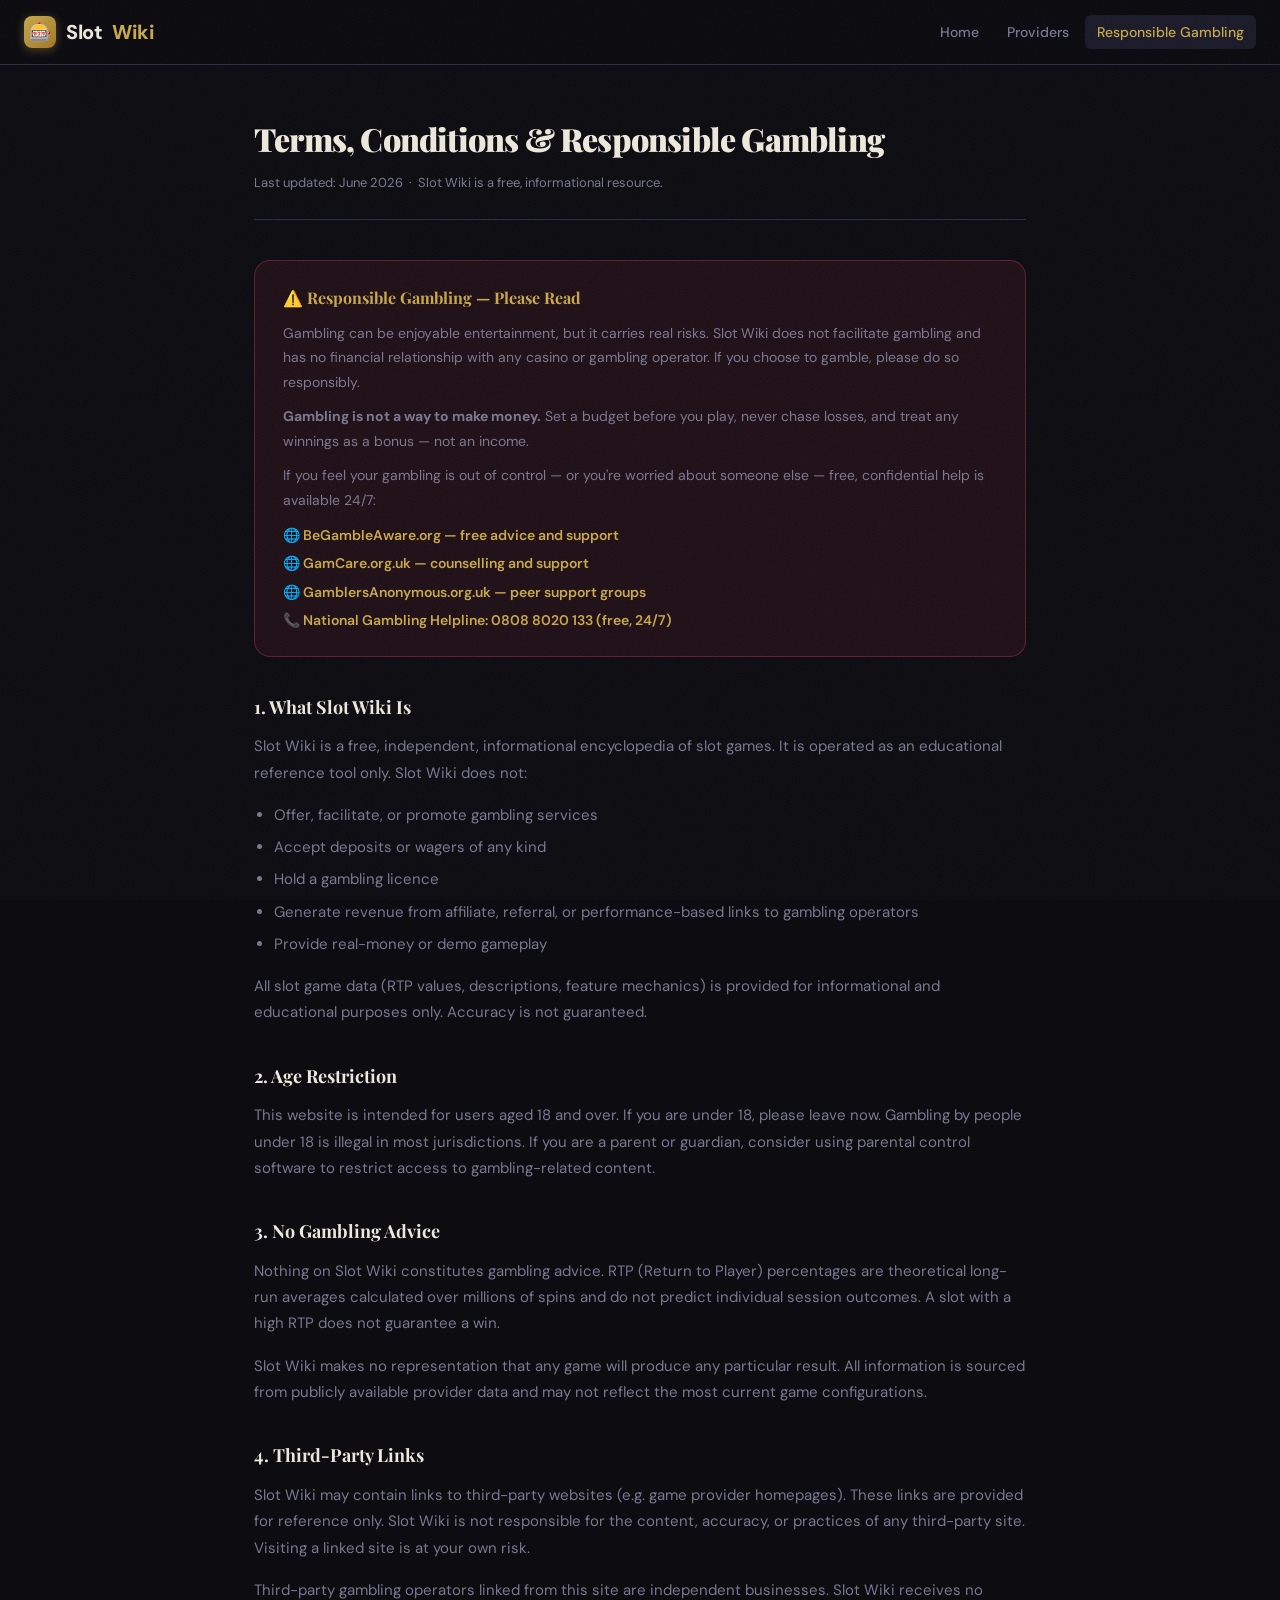
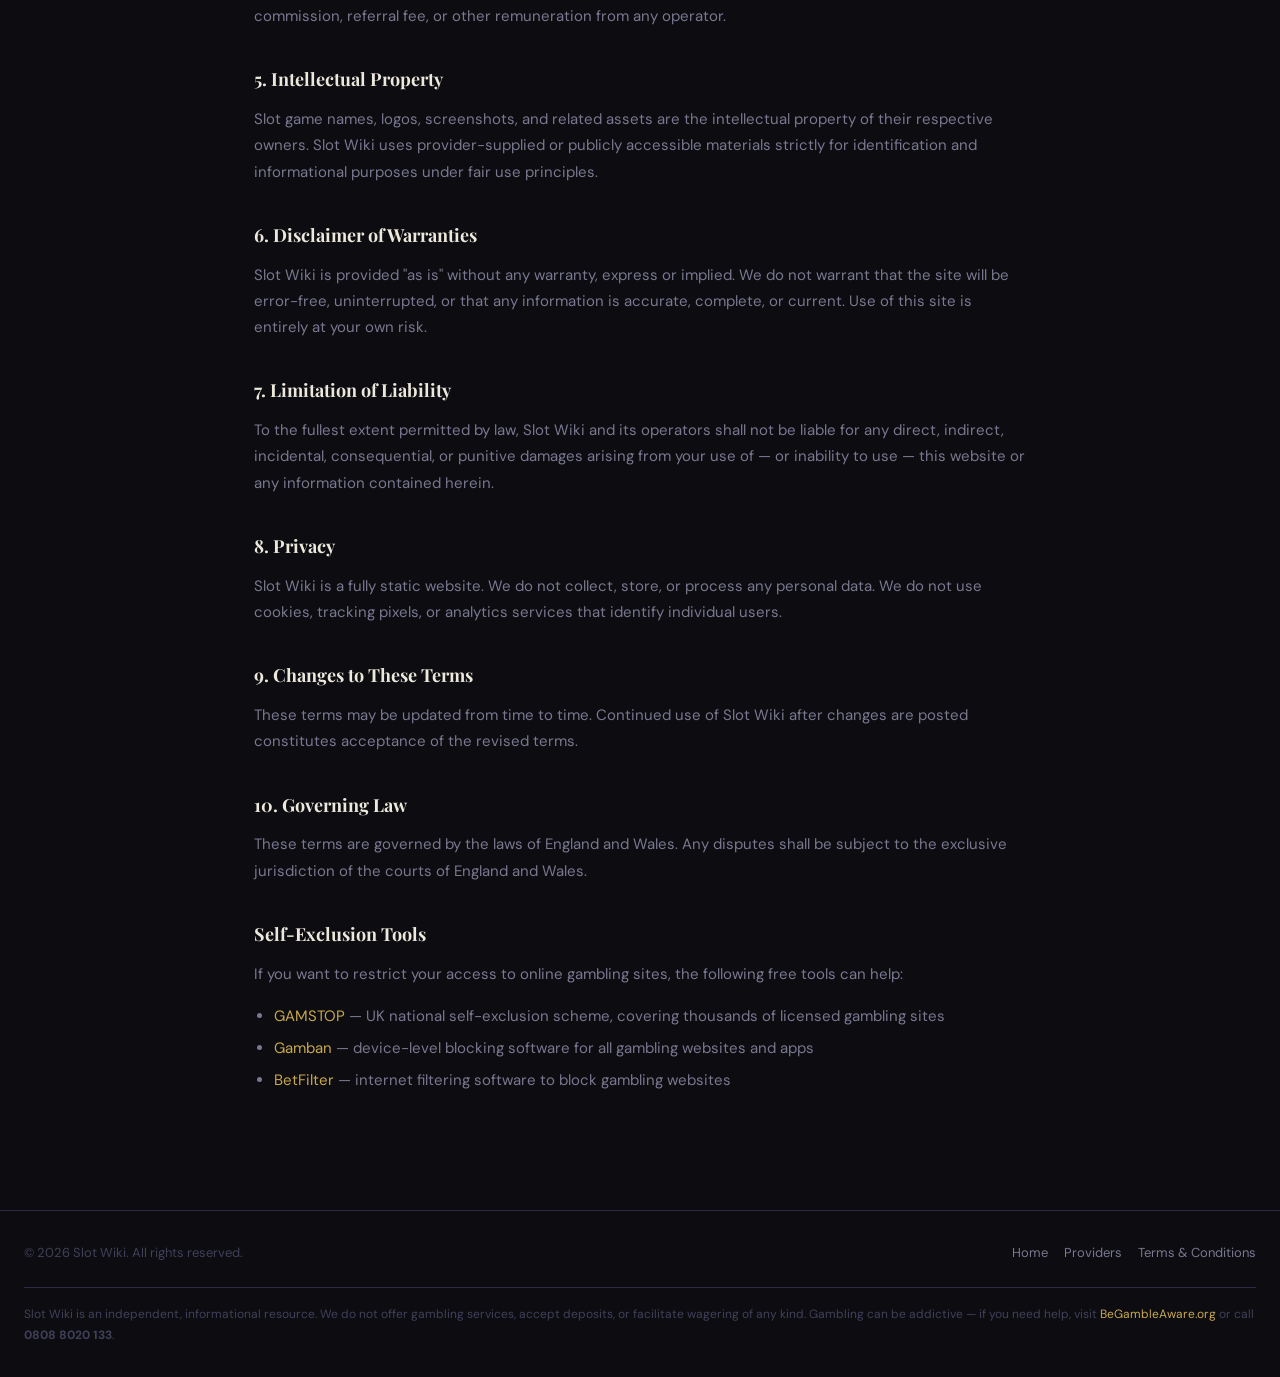
<file: terms.html>
<!DOCTYPE html>
<html lang="en">
<head>
  <meta charset="UTF-8">
  <meta name="viewport" content="width=device-width, initial-scale=1.0">
  <title>Terms, Conditions &amp; Responsible Gambling — Slot Wiki</title>
  <meta name="description" content="Slot Wiki terms of use, disclaimer, and responsible gambling resources.">
  <link rel="preconnect" href="https://fonts.googleapis.com">
  <link rel="preconnect" href="https://fonts.gstatic.com" crossorigin>
  <link href="https://fonts.googleapis.com/css2?family=Playfair+Display:ital,wght@0,700;0,900;1,400&family=DM+Sans:wght@400;500;600;700&display=swap" rel="stylesheet">
  <link rel="stylesheet" href="css/styles.css">
</head>
<body>

<header class="site-header">
  <div class="header-inner">
    <a href="index.html" class="logo">
      <div class="logo-icon">🎰</div>
      Slot<span>Wiki</span>
    </a>
    <nav class="nav">
      <a href="index.html">Home</a>
      <a href="providers.html">Providers</a>
      <a href="terms.html" class="active">Responsible Gambling</a>
    </nav>
  </div>
</header>

<main class="static-page">

  <h1>Terms, Conditions &amp; Responsible Gambling</h1>
  <p class="page-meta">Last updated: June 2026 &nbsp;·&nbsp; Slot Wiki is a free, informational resource.</p>

  <!-- Responsible Gambling (top-level prominence) -->
  <div class="responsible-gambling-box" id="responsible-gambling">
    <h3>⚠️ Responsible Gambling — Please Read</h3>
    <p>
      Gambling can be enjoyable entertainment, but it carries real risks. Slot Wiki does not
      facilitate gambling and has no financial relationship with any casino or gambling operator.
      If you choose to gamble, please do so responsibly.
    </p>
    <p><strong>Gambling is not a way to make money.</strong> Set a budget before you play, never
    chase losses, and treat any winnings as a bonus — not an income.</p>
    <p>If you feel your gambling is out of control — or you're worried about someone else — free,
    confidential help is available 24/7:</p>
    <div class="help-links">
      <a href="https://www.begambleaware.org" target="_blank" rel="noopener noreferrer">
        🌐 BeGambleAware.org — free advice and support
      </a>
      <a href="https://www.gamcare.org.uk" target="_blank" rel="noopener noreferrer">
        🌐 GamCare.org.uk — counselling and support
      </a>
      <a href="https://www.gamblersanonymous.org.uk" target="_blank" rel="noopener noreferrer">
        🌐 GamblersAnonymous.org.uk — peer support groups
      </a>
      <a href="tel:08088020133">
        📞 National Gambling Helpline: 0808 8020 133 (free, 24/7)
      </a>
    </div>
  </div>

  <h2>1. What Slot Wiki Is</h2>
  <p>
    Slot Wiki is a free, independent, informational encyclopedia of slot games. It is operated
    as an educational reference tool only. Slot Wiki does not:
  </p>
  <ul>
    <li>Offer, facilitate, or promote gambling services</li>
    <li>Accept deposits or wagers of any kind</li>
    <li>Hold a gambling licence</li>
    <li>Generate revenue from affiliate, referral, or performance-based links to gambling operators</li>
    <li>Provide real-money or demo gameplay</li>
  </ul>
  <p>
    All slot game data (RTP values, descriptions, feature mechanics) is provided for informational
    and educational purposes only. Accuracy is not guaranteed.
  </p>

  <h2>2. Age Restriction</h2>
  <p>
    This website is intended for users aged 18 and over. If you are under 18, please leave now.
    Gambling by people under 18 is illegal in most jurisdictions. If you are a parent or guardian,
    consider using parental control software to restrict access to gambling-related content.
  </p>

  <h2>3. No Gambling Advice</h2>
  <p>
    Nothing on Slot Wiki constitutes gambling advice. RTP (Return to Player) percentages are
    theoretical long-run averages calculated over millions of spins and do not predict individual
    session outcomes. A slot with a high RTP does not guarantee a win.
  </p>
  <p>
    Slot Wiki makes no representation that any game will produce any particular result. All
    information is sourced from publicly available provider data and may not reflect the most
    current game configurations.
  </p>

  <h2>4. Third-Party Links</h2>
  <p>
    Slot Wiki may contain links to third-party websites (e.g. game provider homepages). These
    links are provided for reference only. Slot Wiki is not responsible for the content,
    accuracy, or practices of any third-party site. Visiting a linked site is at your own risk.
  </p>
  <p>
    Third-party gambling operators linked from this site are independent businesses. Slot Wiki
    receives no commission, referral fee, or other remuneration from any operator.
  </p>

  <h2>5. Intellectual Property</h2>
  <p>
    Slot game names, logos, screenshots, and related assets are the intellectual property of
    their respective owners. Slot Wiki uses provider-supplied or publicly accessible materials
    strictly for identification and informational purposes under fair use principles.
  </p>

  <h2>6. Disclaimer of Warranties</h2>
  <p>
    Slot Wiki is provided "as is" without any warranty, express or implied. We do not warrant
    that the site will be error-free, uninterrupted, or that any information is accurate,
    complete, or current. Use of this site is entirely at your own risk.
  </p>

  <h2>7. Limitation of Liability</h2>
  <p>
    To the fullest extent permitted by law, Slot Wiki and its operators shall not be liable for
    any direct, indirect, incidental, consequential, or punitive damages arising from your use
    of — or inability to use — this website or any information contained herein.
  </p>

  <h2>8. Privacy</h2>
  <p>
    Slot Wiki is a fully static website. We do not collect, store, or process any personal data.
    We do not use cookies, tracking pixels, or analytics services that identify individual users.
  </p>

  <h2>9. Changes to These Terms</h2>
  <p>
    These terms may be updated from time to time. Continued use of Slot Wiki after changes are
    posted constitutes acceptance of the revised terms.
  </p>

  <h2>10. Governing Law</h2>
  <p>
    These terms are governed by the laws of England and Wales. Any disputes shall be subject to
    the exclusive jurisdiction of the courts of England and Wales.
  </p>

  <h2>Self-Exclusion Tools</h2>
  <p>
    If you want to restrict your access to online gambling sites, the following free tools can help:
  </p>
  <ul>
    <li>
      <a href="https://www.gamstop.co.uk" target="_blank" rel="noopener noreferrer">GAMSTOP</a>
      — UK national self-exclusion scheme, covering thousands of licensed gambling sites
    </li>
    <li>
      <a href="https://www.gamban.com" target="_blank" rel="noopener noreferrer">Gamban</a>
      — device-level blocking software for all gambling websites and apps
    </li>
    <li>
      <a href="https://www.betfilter.com" target="_blank" rel="noopener noreferrer">BetFilter</a>
      — internet filtering software to block gambling websites
    </li>
  </ul>

</main>

<footer class="site-footer">
  <div class="footer-inner">
    <span>© 2026 Slot Wiki. All rights reserved.</span>
    <div class="footer-links">
      <a href="index.html">Home</a>
      <a href="providers.html">Providers</a>
      <a href="terms.html">Terms &amp; Conditions</a>
    </div>
    <p class="footer-disclaimer">
      Slot Wiki is an independent, informational resource. We do not offer gambling services, accept deposits, or facilitate wagering of any kind.
      Gambling can be addictive — if you need help, visit
      <a href="https://www.begambleaware.org" target="_blank" rel="noopener">BeGambleAware.org</a>
      or call <strong>0808 8020 133</strong>.
    </p>
  </div>
</footer>

</body>
</html>
</file>
<file: css/styles.css>
@import url('https://fonts.googleapis.com/css2?family=Playfair+Display:ital,wght@0,700;0,900;1,400&family=DM+Sans:wght@400;500;600;700&display=swap');

/* ===== SlotWiki Design System ===== */
:root {
  --bg:           #0C0C11;
  --surface:      #13131E;
  --surface-2:    #1A1A28;
  --surface-3:    #222232;
  --border:       #2C2C42;
  --accent:       #C9A84C;
  --accent-glow:  rgba(201, 168, 76, 0.28);
  --emerald:      #0EAD72;
  --emerald-dim:  rgba(14, 173, 114, 0.10);
  --gold:         #C9A84C;
  --gold-dim:     rgba(201, 168, 76, 0.12);
  --text:         #EDE8DC;
  --text-muted:   #7A7890;
  --text-dim:     #40405A;
  --radius:       10px;
  --radius-lg:    16px;
  --shadow:       0 4px 24px rgba(0, 0, 0, 0.8);
  --transition:   0.2s ease;
}

*, *::before, *::after { box-sizing: border-box; margin: 0; padding: 0; }

html { scroll-behavior: smooth; }

body {
  background: var(--bg);
  color: var(--text);
  font-family: 'DM Sans', 'Inter', system-ui, -apple-system, sans-serif;
  font-size: 15px;
  line-height: 1.6;
  min-height: 100vh;
  position: relative;
}

/* Felt / noise texture overlay */
body::after {
  content: '';
  position: fixed;
  inset: 0;
  pointer-events: none;
  z-index: 9998;
  opacity: 0.04;
  background-image: url("data:image/svg+xml,%3Csvg xmlns='http://www.w3.org/2000/svg' width='250' height='250'%3E%3Cfilter id='n'%3E%3CfeTurbulence type='fractalNoise' baseFrequency='0.75' numOctaves='4' stitchTiles='stitch'/%3E%3C/filter%3E%3Crect width='250' height='250' filter='url(%23n)' opacity='1'/%3E%3C/svg%3E");
  background-repeat: repeat;
  background-size: 250px 250px;
}

h1, h2, h3 {
  font-family: 'Playfair Display', Georgia, serif;
}

a { color: var(--accent); text-decoration: none; }
a:hover { opacity: 0.85; }

img { display: block; max-width: 100%; }

/* ===== Scrollbar ===== */
::-webkit-scrollbar { width: 6px; }
::-webkit-scrollbar-track { background: var(--surface); }
::-webkit-scrollbar-thumb { background: var(--surface-3); border-radius: 3px; }

/* ===== Header ===== */
.site-header {
  position: sticky;
  top: 0;
  z-index: 100;
  background: rgba(11, 11, 16, 0.92);
  backdrop-filter: blur(12px);
  border-bottom: 1px solid var(--border);
}

.header-inner {
  max-width: 1280px;
  margin: 0 auto;
  padding: 0 24px;
  height: 64px;
  display: flex;
  align-items: center;
  justify-content: space-between;
  gap: 24px;
}

.logo {
  display: flex;
  align-items: center;
  gap: 10px;
  font-size: 20px;
  font-weight: 800;
  color: var(--text);
  letter-spacing: -0.5px;
  flex-shrink: 0;
}

.logo-icon {
  width: 32px;
  height: 32px;
  background: linear-gradient(135deg, var(--accent), #a07828);
  border-radius: 8px;
  display: flex;
  align-items: center;
  justify-content: center;
  font-size: 18px;
  box-shadow: 0 2px 10px rgba(201, 168, 76, 0.35);
}

.logo span { color: var(--accent); }

.nav {
  display: flex;
  align-items: center;
  gap: 4px;
}

.nav a {
  color: var(--text-muted);
  font-size: 14px;
  font-weight: 500;
  padding: 6px 12px;
  border-radius: 6px;
  transition: var(--transition);
}

.nav a:hover, .nav a.active {
  color: var(--text);
  background: var(--surface-2);
}

.nav a.active { color: var(--accent); }

/* ===== Hero / Search Section ===== */
.hero {
  background: linear-gradient(180deg, rgba(201,168,76,0.10) 0%, rgba(14,173,114,0.04) 60%, transparent 100%);
  border-bottom: 1px solid rgba(201,168,76,0.18);
  padding: 72px 24px 56px;
  text-align: center;
}

.hero h1 {
  font-size: clamp(44px, 8vw, 92px);
  font-weight: 900;
  letter-spacing: -2px;
  line-height: 1.05;
  margin-bottom: 18px;
  text-shadow: 0 2px 40px rgba(201, 168, 76, 0.3), 0 0 80px rgba(201, 168, 76, 0.10);
}

.hero h1 em {
  font-style: italic;
  color: var(--accent);
  text-shadow: 0 0 60px rgba(201, 168, 76, 0.6);
}

.hero p {
  color: var(--text-muted);
  font-size: 16px;
  max-width: 540px;
  margin: 0 auto 32px;
}

.search-wrap {
  max-width: 600px;
  margin: 0 auto 20px;
  position: relative;
}

.search-input {
  width: 100%;
  background: var(--surface);
  border: 2px solid var(--border);
  border-radius: 50px;
  padding: 14px 54px 14px 22px;
  color: var(--text);
  font-size: 16px;
  outline: none;
  transition: var(--transition);
}

.search-input::placeholder { color: var(--text-dim); }

.search-input:focus {
  border-color: var(--accent);
  box-shadow: 0 0 0 4px var(--accent-glow), 0 4px 24px rgba(201,168,76,0.12);
  background: var(--surface-2);
}

.search-icon {
  position: absolute;
  right: 20px;
  top: 50%;
  transform: translateY(-50%);
  color: var(--text-dim);
  pointer-events: none;
  font-size: 18px;
}

.search-hint {
  font-size: 12px;
  color: var(--text-dim);
  margin-top: 8px;
}

/* ── Compare Hint Bar ── */
.compare-hint {
  display: inline-flex;
  align-items: center;
  gap: 16px;
  margin-top: 22px;
  background: rgba(201,168,76,0.07);
  border: 1px solid rgba(201,168,76,0.2);
  border-radius: 50px;
  padding: 10px 12px 10px 18px;
  max-width: 600px;
  width: 100%;
}

.compare-hint-text {
  display: flex;
  align-items: center;
  gap: 8px;
  font-size: 13px;
  color: var(--text-muted);
  text-align: left;
  flex: 1;
  line-height: 1.4;
}

.compare-hint-icon {
  font-size: 18px;
  color: var(--gold);
  flex-shrink: 0;
  line-height: 1;
}

.compare-hint-text strong {
  color: var(--gold);
  font-weight: 800;
  font-size: 15px;
}

.compare-hint-btn {
  background: linear-gradient(135deg, var(--accent) 0%, #a07828 100%);
  border: none;
  color: #1a0f00;
  font-size: 13px;
  font-weight: 800;
  padding: 9px 20px;
  border-radius: 50px;
  cursor: pointer;
  white-space: nowrap;
  flex-shrink: 0;
  transition: transform 0.15s ease, box-shadow 0.15s ease;
  box-shadow: 0 2px 12px rgba(201,168,76,0.35);
  letter-spacing: 0.02em;
}

.compare-hint-btn:hover {
  transform: translateY(-1px);
  box-shadow: 0 4px 20px rgba(201,168,76,0.5);
}

@keyframes pulse-hint {
  0%, 100% { transform: scale(1);    box-shadow: 0 0 0 0 rgba(201,168,76,0.5); }
  50%       { transform: scale(1.2); box-shadow: 0 0 0 8px rgba(201,168,76,0); }
}

.card-compare-btn.pulse-hint {
  animation: pulse-hint 0.6s ease 3;
}

@media (max-width: 600px) {
  .compare-hint { flex-direction: column; border-radius: 16px; padding: 14px 16px; text-align: center; }
  .compare-hint-text { justify-content: center; }
}

/* ===== Filter Chips ===== */
.filter-bar {
  max-width: 1280px;
  margin: 0 auto;
  padding: 20px 24px 0;
  display: flex;
  align-items: center;
  gap: 8px;
  flex-wrap: wrap;
}

.filter-label {
  font-size: 12px;
  font-weight: 600;
  text-transform: uppercase;
  letter-spacing: 0.08em;
  color: var(--text-dim);
  margin-right: 4px;
}

.chip {
  background: var(--surface);
  border: 1px solid var(--border);
  border-radius: 50px;
  padding: 6px 14px;
  font-size: 13px;
  color: var(--text-muted);
  cursor: pointer;
  transition: var(--transition);
  font-weight: 500;
}

.chip:hover { border-color: var(--accent); color: var(--text); }

.chip.active {
  background: var(--accent);
  border-color: var(--accent);
  color: #fff;
  font-weight: 600;
}

/* ===== Page Layout ===== */
.page-content {
  max-width: 1280px;
  margin: 0 auto;
  padding: 32px 24px 80px;
}

.section-header {
  display: flex;
  align-items: center;
  justify-content: space-between;
  margin-bottom: 24px;
}

.section-title {
  font-family: 'Playfair Display', Georgia, serif;
  font-size: 24px;
  font-weight: 700;
  letter-spacing: -0.3px;
}

/* Gold divider between major sections */
.page-content > div + div {
  border-top: 1px solid rgba(201, 168, 76, 0.12);
  padding-top: 48px;
  margin-top: 0;
}

.section-count {
  font-size: 13px;
  color: var(--text-muted);
  background: var(--surface);
  padding: 3px 10px;
  border-radius: 50px;
  border: 1px solid var(--border);
}

/* ===== Slot Grid ===== */
.slot-grid {
  display: grid;
  grid-template-columns: repeat(auto-fill, minmax(220px, 1fr));
  gap: 16px;
}

/* ===== Slot Card ===== */
.slot-card {
  background: linear-gradient(160deg, #141B1F 0%, #131318 100%);
  border: 1px solid var(--border);
  border-radius: var(--radius-lg);
  overflow: hidden;
  cursor: pointer;
  transition: transform var(--transition), border-color var(--transition), box-shadow var(--transition);
  position: relative;
}

.slot-card:hover {
  transform: translateY(-5px);
  border-color: var(--accent);
  box-shadow: 0 0 0 1px var(--accent), 0 12px 40px rgba(201,168,76,0.18), 0 4px 16px rgba(0,0,0,0.6);
}

.card-thumb {
  width: 100%;
  aspect-ratio: 16/9;
  background: var(--surface-2);
  overflow: hidden;
  position: relative;
}

.card-thumb img {
  width: 100%;
  height: 100%;
  object-fit: cover;
  transition: transform 0.4s ease;
}

@keyframes reel-spin {
  0%   { transform: scale(1.05) translateY(0);      filter: blur(0px);    }
  18%  { transform: scale(1.05) translateY(-10%);   filter: blur(1.8px);  }
  36%  { transform: scale(1.05) translateY(9%);     filter: blur(1.5px);  }
  54%  { transform: scale(1.05) translateY(-5%);    filter: blur(0.6px);  }
  72%  { transform: scale(1.05) translateY(2.5%);   filter: blur(0.2px);  }
  88%  { transform: scale(1.05) translateY(-0.5%);  filter: blur(0px);    }
  100% { transform: scale(1.05) translateY(0);      filter: blur(0px);    }
}

.slot-card:hover .card-thumb img {
  animation: reel-spin 0.52s cubic-bezier(0.25, 0.46, 0.45, 0.94) forwards;
}

.card-thumb-placeholder {
  width: 100%;
  height: 100%;
  display: flex;
  flex-direction: column;
  align-items: center;
  justify-content: center;
  gap: 8px;
  color: var(--text-dim);
  font-size: 12px;
  background: linear-gradient(135deg, var(--surface-2), var(--surface-3));
}

.card-thumb-placeholder .placeholder-icon {
  font-size: 32px;
  opacity: 0.4;
}

.card-body {
  padding: 14px;
}

.card-name {
  font-size: 14px;
  font-weight: 700;
  line-height: 1.3;
  margin-bottom: 4px;
  color: var(--text);
}

.card-provider {
  font-size: 12px;
  color: var(--text-muted);
  margin-bottom: 10px;
}

.card-meta {
  display: flex;
  align-items: center;
  justify-content: space-between;
  gap: 8px;
}

.rtp-badge {
  background: var(--gold-dim);
  color: var(--gold);
  font-size: 11px;
  font-weight: 700;
  padding: 3px 8px;
  border-radius: 4px;
  letter-spacing: 0.02em;
}

.rtp-badge.unknown {
  background: var(--surface-2);
  color: var(--text-dim);
}

.max-win-badge {
  font-size: 11px;
  color: var(--text-muted);
}

.card-tags {
  display: flex;
  flex-wrap: wrap;
  gap: 4px;
  margin-top: 10px;
}

.tag {
  background: var(--surface-2);
  border: 1px solid var(--border);
  color: var(--text-muted);
  font-size: 10px;
  padding: 2px 7px;
  border-radius: 3px;
  font-weight: 500;
}

/* ===== Empty State ===== */
.empty-state {
  text-align: center;
  padding: 80px 24px;
  color: var(--text-muted);
}

.empty-state .empty-icon { font-size: 48px; margin-bottom: 16px; opacity: 0.3; }
.empty-state h3 { font-size: 18px; margin-bottom: 8px; color: var(--text); }
.empty-state p { font-size: 14px; max-width: 360px; margin: 0 auto; }

/* ===== Modal ===== */
.modal-overlay {
  position: fixed;
  inset: 0;
  background: rgba(0, 0, 0, 0.75);
  backdrop-filter: blur(4px);
  z-index: 200;
  display: flex;
  align-items: center;
  justify-content: center;
  padding: 20px;
  opacity: 0;
  pointer-events: none;
  transition: opacity 0.25s ease;
}

.modal-overlay.open {
  opacity: 1;
  pointer-events: all;
}

.modal {
  background: var(--surface);
  border: 1px solid var(--border);
  border-radius: 20px;
  width: 100%;
  max-width: 680px;
  max-height: 90vh;
  overflow-y: auto;
  position: relative;
  transform: translateY(20px);
  transition: transform 0.25s ease;
  box-shadow: 0 24px 80px rgba(0, 0, 0, 0.8);
}

.modal-overlay.open .modal { transform: translateY(0); }

.modal-hero {
  width: 100%;
  aspect-ratio: 16/7;
  background: var(--surface-2);
  overflow: hidden;
  position: relative;
  border-radius: 20px 20px 0 0;
}

.modal-hero img {
  width: 100%;
  height: 100%;
  object-fit: cover;
}

.modal-hero-placeholder {
  width: 100%;
  height: 100%;
  display: flex;
  align-items: center;
  justify-content: center;
  font-size: 64px;
  opacity: 0.15;
  background: linear-gradient(135deg, var(--surface-2), var(--surface-3));
}

.modal-close {
  position: absolute;
  top: 16px;
  right: 16px;
  width: 36px;
  height: 36px;
  background: rgba(0,0,0,0.6);
  border: none;
  border-radius: 50%;
  color: #fff;
  font-size: 20px;
  cursor: pointer;
  display: flex;
  align-items: center;
  justify-content: center;
  transition: var(--transition);
  z-index: 10;
}

.modal-close:hover { background: rgba(201,168,76,0.85); color: #1a0f00; }

.modal-body { padding: 28px; }

.modal-provider {
  font-size: 12px;
  font-weight: 600;
  text-transform: uppercase;
  letter-spacing: 0.08em;
  color: var(--accent);
  margin-bottom: 6px;
}

.modal-title {
  font-family: 'Playfair Display', Georgia, serif;
  font-size: 30px;
  font-weight: 900;
  letter-spacing: -0.3px;
  margin-bottom: 20px;
  line-height: 1.15;
}

/* ── Modal Stat Bar ──────────────────────────────────────────────────────── */
.modal-stat-bar {
  display: flex;
  align-items: stretch;
  background: var(--surface-2);
  border: 1px solid var(--border);
  border-radius: 12px;
  overflow: hidden;
  margin-bottom: 24px;
}

.modal-stat {
  flex: 1;
  padding: 14px 18px;
  display: flex;
  flex-direction: column;
  gap: 6px;
  min-width: 0;
}

.modal-stat + .modal-stat {
  border-left: 1px solid var(--border);
}

.modal-stat-value {
  font-family: 'Playfair Display', Georgia, serif;
  font-size: 22px;
  font-weight: 700;
  color: var(--gold);
  line-height: 1;
  white-space: nowrap;
}

.modal-stat-value.na {
  color: var(--text-muted);
  font-size: 16px;
  font-family: 'DM Sans', sans-serif;
}

.modal-stat-label {
  font-size: 10px;
  font-weight: 600;
  text-transform: uppercase;
  letter-spacing: 0.1em;
  color: var(--text-dim);
}

/* RTP gauge */
.rtp-gauge {
  height: 4px;
  background: var(--border);
  border-radius: 2px;
  overflow: hidden;
  margin-top: 2px;
}

.rtp-gauge-fill {
  height: 100%;
  background: linear-gradient(90deg, var(--emerald), var(--gold));
  border-radius: 2px;
  transition: width 0.6s ease;
}

/* Volatility bars */
.vol-bars {
  display: flex;
  align-items: flex-end;
  gap: 3px;
  height: 18px;
  margin-top: 2px;
}

.vol-bar {
  width: 7px;
  border-radius: 2px 2px 0 0;
  background: var(--border);
  transition: background 0.2s ease;
}

.vol-bar:nth-child(1) { height: 6px;  }
.vol-bar:nth-child(2) { height: 9px;  }
.vol-bar:nth-child(3) { height: 12px; }
.vol-bar:nth-child(4) { height: 15px; }
.vol-bar:nth-child(5) { height: 18px; }

.modal-stats {
  display: flex;
  gap: 16px;
  flex-wrap: wrap;
  margin-bottom: 20px;
}

.stat-pill {
  background: var(--surface-2);
  border: 1px solid var(--border);
  border-radius: 8px;
  padding: 8px 14px;
}

.stat-label {
  font-size: 10px;
  font-weight: 600;
  text-transform: uppercase;
  letter-spacing: 0.08em;
  color: var(--text-dim);
  margin-bottom: 2px;
}

.stat-value {
  font-size: 16px;
  font-weight: 700;
  color: var(--gold);
}

.stat-value.na { color: var(--text-muted); font-size: 14px; }

.modal-description {
  font-size: 14px;
  color: var(--text-muted);
  line-height: 1.7;
  margin-bottom: 20px;
}

.modal-tags {
  display: flex;
  flex-wrap: wrap;
  gap: 6px;
  margin-bottom: 24px;
}

.modal-tags .tag {
  font-size: 12px;
  padding: 4px 10px;
  border-radius: 5px;
}

.modal-sections { display: flex; flex-direction: column; gap: 20px; margin-bottom: 28px; }

.modal-section h4 {
  font-size: 13px;
  font-weight: 700;
  text-transform: uppercase;
  letter-spacing: 0.08em;
  color: var(--text-dim);
  margin-bottom: 12px;
}

.feature-list { display: flex; flex-direction: column; gap: 10px; }

.feature-item {
  background: var(--surface-2);
  border-radius: 8px;
  padding: 12px 14px;
}

.feature-title {
  font-size: 13px;
  font-weight: 700;
  color: var(--text);
  margin-bottom: 4px;
}

.feature-desc {
  font-size: 13px;
  color: var(--text-muted);
  line-height: 1.6;
}

.rtp-variants {
  display: flex;
  gap: 8px;
  flex-wrap: wrap;
}

.rtp-variant {
  background: var(--gold-dim);
  border: 1px solid rgba(245,195,66,0.2);
  color: var(--gold);
  font-size: 13px;
  font-weight: 600;
  padding: 6px 12px;
  border-radius: 6px;
}

.modal-footer {
  border-top: 1px solid var(--border);
  padding-top: 20px;
  display: flex;
  align-items: center;
  justify-content: space-between;
  gap: 12px;
  flex-wrap: wrap;
}

.modal-footer .release-date {
  font-size: 13px;
  color: var(--text-dim);
}

.btn-provider {
  display: inline-flex;
  align-items: center;
  gap: 6px;
  background: linear-gradient(135deg, var(--accent) 0%, #a07828 100%);
  color: #1a0f00;
  font-size: 14px;
  font-weight: 700;
  padding: 10px 20px;
  border-radius: 8px;
  transition: var(--transition);
  box-shadow: 0 2px 12px rgba(201,168,76,0.3);
}

.btn-provider:hover {
  opacity: 0.9;
  color: #1a0f00;
  transform: translateY(-1px);
  box-shadow: 0 4px 20px rgba(201,168,76,0.45);
}

.btn-demo-play {
  display: inline-flex;
  align-items: center;
  gap: 8px;
  background: linear-gradient(135deg, #c9a227 0%, #f5d769 40%, #e8c040 60%, #a87c1a 100%);
  color: #1a0f00;
  font-size: 17px;
  font-weight: 300;
  font-style: italic;
  padding: 12px 28px;
  border-radius: 10px;
  border: 2px solid #c0c0c0;
  box-shadow:
    0 0 18px rgba(245, 195, 66, 0.45),
    0 2px 8px rgba(0, 0, 0, 0.6),
    inset 0 1px 0 rgba(255, 255, 255, 0.35);
  letter-spacing: 0.12em;
  text-transform: uppercase;
  transition: all 0.2s ease;
  text-shadow: 0 1px 2px rgba(255, 220, 80, 0.4);
}

.btn-demo-play:hover {
  color: #1a0f00;
  transform: translateY(-2px);
  box-shadow:
    0 0 30px rgba(245, 195, 66, 0.65),
    0 4px 16px rgba(0, 0, 0, 0.5),
    inset 0 1px 0 rgba(255, 255, 255, 0.45);
  border-color: #e8e8e8;
}

/* ===== Provider Picker ===== */
.provider-picker-hero {
  text-align: center;
  padding: 60px 24px 40px;
  border-bottom: 1px solid rgba(201,168,76,0.15);
  background: linear-gradient(180deg, rgba(201,168,76,0.08) 0%, rgba(14,173,114,0.03) 60%, transparent 100%);
}

.provider-picker-hero h1 {
  font-size: clamp(28px, 5vw, 52px);
  font-weight: 900;
  letter-spacing: -1.5px;
  margin-bottom: 10px;
}

.provider-picker-hero p {
  font-size: 15px;
  color: var(--text-muted);
  max-width: 460px;
  margin: 0 auto;
}

.provider-pick-grid {
  display: grid;
  grid-template-columns: 1fr 1fr;
  gap: 24px;
  max-width: 1000px;
  margin: 48px auto 0;
  padding: 0 24px;
}

.provider-pick-card {
  position: relative;
  overflow: hidden;
  border-radius: 20px;
  border: 1px solid var(--border);
  background: var(--surface);
  cursor: pointer;
  min-height: 420px;
  display: flex;
  flex-direction: column;
  align-items: center;
  justify-content: center;
  gap: 0;
  text-decoration: none;
  transition: border-color 0.4s ease, transform 0.3s ease, box-shadow 0.4s ease;
  user-select: none;
}

/* Smoke layer */
.provider-pick-card::before {
  content: '';
  position: absolute;
  inset: -30%;
  border-radius: 50%;
  opacity: 0;
  pointer-events: none;
  transition: opacity 0.5s ease;
}

/* Hacksaw — blue smoke */
.pick-hacksaw::before {
  background: radial-gradient(ellipse at 50% 60%,
    rgba(56, 130, 255, 0.55) 0%,
    rgba(20,  80, 220, 0.30) 35%,
    transparent 70%);
  filter: blur(48px);
}

/* Push Gaming — orange/red smoke */
.pick-pushgaming::before {
  background: radial-gradient(ellipse at 50% 60%,
    rgba(255, 100, 30, 0.60) 0%,
    rgba(220,  55,  0, 0.30) 35%,
    transparent 70%);
  filter: blur(48px);
}

/* Pragmatic — gold/amber smoke */
.pick-pragmatic::before {
  background: radial-gradient(ellipse at 50% 60%,
    rgba(245, 195, 66, 0.60) 0%,
    rgba(200, 130, 20,  0.30) 35%,
    transparent 70%);
  filter: blur(48px);
}

.provider-pick-card:hover::before {
  opacity: 1;
  animation: smoke-drift 4s ease-in-out infinite;
}

@keyframes smoke-drift {
  0%   { transform: scale(1.00) translateY(0px)  rotate(0deg);  }
  25%  { transform: scale(1.04) translateY(-10px) rotate(2deg);  }
  50%  { transform: scale(1.07) translateY(-4px)  rotate(-1deg); }
  75%  { transform: scale(1.03) translateY(-14px) rotate(1.5deg);}
  100% { transform: scale(1.00) translateY(0px)  rotate(0deg);  }
}

.provider-pick-card:hover {
  transform: translateY(-6px);
}

.pick-hacksaw:hover {
  border-color: rgba(56, 130, 255, 0.6);
  box-shadow: 0 16px 60px rgba(56, 130, 255, 0.25), 0 4px 20px rgba(0,0,0,0.6);
}

.pick-pragmatic:hover {
  border-color: rgba(245, 195, 66, 0.6);
  box-shadow: 0 16px 60px rgba(245, 195, 66, 0.20), 0 4px 20px rgba(0,0,0,0.6);
}

.pick-pushgaming:hover {
  border-color: rgba(255, 100, 30, 0.6);
  box-shadow: 0 16px 60px rgba(255, 100, 30, 0.25), 0 4px 20px rgba(0,0,0,0.6);
}

.pick-content {
  position: relative;
  z-index: 1;
  display: flex;
  flex-direction: column;
  align-items: center;
  gap: 12px;
  padding: 32px 24px;
  text-align: center;
}

.pick-icon {
  font-size: 80px;
  line-height: 1;
  margin-bottom: 4px;
  filter: drop-shadow(0 4px 20px rgba(0,0,0,0.5));
  transition: transform 0.3s ease;
}

.provider-pick-card:hover .pick-icon {
  transform: scale(1.12);
}

.pick-name {
  font-size: 26px;
  font-weight: 900;
  letter-spacing: -0.8px;
  color: var(--text);
}

.pick-score {
  display: inline-flex;
  align-items: center;
  gap: 6px;
  background: var(--gold-dim);
  border: 1px solid rgba(245,195,66,0.25);
  color: var(--gold);
  font-size: 13px;
  font-weight: 700;
  padding: 4px 12px;
  border-radius: 50px;
}

.pick-count {
  font-size: 13px;
  color: var(--text-muted);
  background: var(--surface-2);
  border: 1px solid var(--border);
  padding: 3px 12px;
  border-radius: 50px;
}

.pick-desc {
  font-size: 13px;
  color: var(--text-muted);
  max-width: 260px;
  line-height: 1.6;
}

.pick-cta {
  display: inline-flex;
  align-items: center;
  gap: 6px;
  font-size: 13px;
  font-weight: 600;
  padding: 8px 18px;
  border-radius: 8px;
  border: 1px solid var(--border);
  color: var(--text-muted);
  margin-top: 4px;
  transition: var(--transition);
}

.pick-hacksaw .pick-cta { border-color: rgba(56,130,255,0.35); color: rgba(120,170,255,0.9); }
.pick-pragmatic .pick-cta { border-color: rgba(245,195,66,0.35); color: rgba(245,195,66,0.9); }
.pick-pushgaming .pick-cta { border-color: rgba(255,100,30,0.35); color: rgba(255,130,60,0.9); }

/* Provider games section */
.provider-games-section {
  padding: 48px 0 0;
  border-top: 1px solid var(--border);
}

.provider-games-header {
  max-width: 1280px;
  margin: 0 auto;
  padding: 0 24px 28px;
  display: flex;
  align-items: center;
  gap: 16px;
  flex-wrap: wrap;
}

.provider-games-back {
  display: inline-flex;
  align-items: center;
  gap: 6px;
  font-size: 13px;
  color: var(--text-muted);
  background: var(--surface);
  border: 1px solid var(--border);
  padding: 6px 14px;
  border-radius: 50px;
  cursor: pointer;
  transition: var(--transition);
  flex-shrink: 0;
}

.provider-games-back:hover { color: var(--text); border-color: var(--accent); }

.provider-games-title {
  font-size: 22px;
  font-weight: 900;
  letter-spacing: -0.5px;
}

.hacksaw-accent { color: #6aabff; }
.pragmatic-accent { color: var(--gold); }

/* ===== Provider Dedicated Page Hero ===== */
.provider-page-hero {
  padding: 48px 24px 40px;
  border-bottom: 1px solid var(--border);
}

.hacksaw-hero {
  background: linear-gradient(160deg, rgba(56,130,255,0.12) 0%, rgba(56,130,255,0.04) 40%, transparent 70%);
}

.pragmatic-hero {
  background: linear-gradient(160deg, rgba(245,195,66,0.12) 0%, rgba(245,195,66,0.04) 40%, transparent 70%);
}

/* Push Gaming — orange/red */
.pushgaming-hero {
  background: linear-gradient(160deg, rgba(255,100,30,0.12) 0%, rgba(255,60,10,0.04) 40%, transparent 70%);
}

.provider-page-hero-inner {
  max-width: 1280px;
  margin: 0 auto;
  display: flex;
  flex-direction: column;
  gap: 20px;
}

.provider-back {
  display: inline-flex;
  align-items: center;
  gap: 6px;
  font-size: 13px;
  color: var(--text-muted);
  background: var(--surface);
  border: 1px solid var(--border);
  padding: 6px 14px;
  border-radius: 50px;
  width: fit-content;
  transition: var(--transition);
}

.provider-back:hover { color: var(--text); border-color: var(--accent); opacity: 1; }

.provider-page-identity {
  display: flex;
  align-items: center;
  gap: 20px;
}

.provider-page-icon {
  font-size: 56px;
  line-height: 1;
  filter: drop-shadow(0 4px 16px rgba(0,0,0,0.5));
}

.provider-page-name {
  font-size: clamp(28px, 5vw, 48px);
  font-weight: 900;
  letter-spacing: -1.5px;
  line-height: 1.1;
  margin-bottom: 8px;
}

.provider-page-desc {
  font-size: 15px;
  color: var(--text-muted);
  max-width: 680px;
  line-height: 1.75;
}

.provider-page-actions {
  display: flex;
  align-items: center;
  gap: 16px;
  flex-wrap: wrap;
}

.provider-page-count {
  font-size: 13px;
  color: var(--text-muted);
  background: var(--surface);
  border: 1px solid var(--border);
  padding: 4px 12px;
  border-radius: 50px;
}

/* ===== Provider Hero (legacy — keep for visit button) ===== */
.btn-visit {
  display: inline-flex;
  align-items: center;
  gap: 6px;
  background: transparent;
  border: 1px solid var(--border);
  color: var(--text);
  font-size: 14px;
  font-weight: 600;
  padding: 9px 18px;
  border-radius: 8px;
  transition: var(--transition);
}

.btn-visit:hover { border-color: var(--accent); color: var(--accent); }

/* ===== Explore More Button ===== */
.explore-more-btn {
  display: inline-flex;
  align-items: center;
  gap: 8px;
  background: transparent;
  border: 1px solid var(--border);
  color: var(--text-muted);
  font-size: 15px;
  font-weight: 600;
  padding: 12px 32px;
  border-radius: 10px;
  cursor: pointer;
  transition: border-color 0.2s ease, color 0.2s ease, box-shadow 0.2s ease;
  letter-spacing: 0.3px;
}
.explore-more-btn:hover {
  border-color: var(--accent);
  color: var(--accent);
  box-shadow: 0 0 16px var(--accent-glow);
}

/* ===== More Providers ===== */
.providers-grid {
  display: grid;
  grid-template-columns: repeat(auto-fill, minmax(280px, 1fr));
  gap: 16px;
}

.provider-card {
  background: var(--surface);
  border: 1px solid var(--border);
  border-radius: var(--radius-lg);
  padding: 24px;
  display: flex;
  align-items: center;
  gap: 16px;
  transition: var(--transition);
}

.provider-card:hover {
  border-color: var(--accent);
  transform: translateY(-2px);
}

.provider-card-logo {
  width: 56px;
  height: 56px;
  background: var(--surface-2);
  border: 1px solid var(--border);
  border-radius: 10px;
  display: flex;
  align-items: center;
  justify-content: center;
  font-size: 24px;
  flex-shrink: 0;
}

.provider-card-info { flex: 1; min-width: 0; }
.provider-card-name { font-size: 16px; font-weight: 700; margin-bottom: 4px; }
.provider-card-count { font-size: 13px; color: var(--text-muted); }

.coming-soon-badge {
  font-size: 11px;
  font-weight: 700;
  text-transform: uppercase;
  letter-spacing: 0.06em;
  color: var(--text-dim);
  background: var(--surface-2);
  border: 1px solid var(--border);
  padding: 3px 8px;
  border-radius: 4px;
}

/* ===== Terms / Static Pages ===== */
.static-page {
  max-width: 820px;
  margin: 0 auto;
  padding: 48px 24px 100px;
}

.static-page h1 {
  font-size: 32px;
  font-weight: 900;
  letter-spacing: -0.8px;
  margin-bottom: 8px;
}

.static-page .page-meta {
  font-size: 13px;
  color: var(--text-muted);
  margin-bottom: 40px;
  padding-bottom: 24px;
  border-bottom: 1px solid var(--border);
}

.static-page h2 {
  font-size: 18px;
  font-weight: 700;
  margin: 36px 0 12px;
  color: var(--text);
}

.static-page p {
  font-size: 15px;
  color: var(--text-muted);
  margin-bottom: 16px;
  line-height: 1.75;
}

.static-page ul, .static-page ol {
  margin: 0 0 16px 20px;
  color: var(--text-muted);
  line-height: 1.75;
  font-size: 15px;
}

.static-page li { margin-bottom: 6px; }

.responsible-gambling-box {
  background: rgba(255,61,107,0.08);
  border: 1px solid rgba(255,61,107,0.3);
  border-radius: var(--radius-lg);
  padding: 24px 28px;
  margin: 32px 0;
}

.responsible-gambling-box h3 {
  font-size: 16px;
  font-weight: 700;
  color: var(--accent);
  margin-bottom: 10px;
}

.responsible-gambling-box p {
  margin-bottom: 10px;
  font-size: 14px;
}

.help-links { display: flex; flex-direction: column; gap: 6px; margin-top: 12px; }
.help-links a { font-size: 14px; font-weight: 600; }

/* ===== Footer ===== */
.site-footer {
  border-top: 1px solid var(--border);
  padding: 32px 24px;
  color: var(--text-dim);
  font-size: 13px;
}

.footer-inner {
  max-width: 1280px;
  margin: 0 auto;
  display: flex;
  flex-wrap: wrap;
  gap: 16px;
  align-items: center;
  justify-content: space-between;
}

.footer-links { display: flex; gap: 16px; }
.footer-links a { color: var(--text-muted); }
.footer-links a:hover { color: var(--text); }

.footer-disclaimer {
  width: 100%;
  font-size: 12px;
  color: var(--text-dim);
  border-top: 1px solid var(--border);
  padding-top: 16px;
  margin-top: 8px;
  line-height: 1.7;
}

/* ===== Responsive ===== */
@media (max-width: 768px) {
  .header-inner { padding: 0 16px; }
  .logo { font-size: 17px; }
  .nav a { font-size: 13px; padding: 5px 9px; }
  .hero { padding: 40px 16px 32px; }
  .page-content { padding: 24px 16px 60px; }
  .slot-grid { grid-template-columns: repeat(auto-fill, minmax(160px, 1fr)); gap: 12px; }
  .provider-pick-grid { grid-template-columns: 1fr; max-width: 480px; }
  .provider-pick-card { min-height: 260px; }
  .modal { border-radius: 16px; }
  .modal-body { padding: 20px; }
  .modal-title { font-size: 20px; }
  .modal-footer { flex-direction: column; align-items: flex-start; }
  .static-page h1 { font-size: 24px; }
}

@media (max-width: 480px) {
  .slot-grid { grid-template-columns: repeat(2, 1fr); }
  .modal-stats { gap: 8px; }
}

/* ===== Loading skeleton ===== */
@keyframes shimmer {
  0% { background-position: -400px 0; }
  100% { background-position: 400px 0; }
}

.skeleton {
  background: linear-gradient(90deg, var(--surface-2) 25%, var(--surface-3) 50%, var(--surface-2) 75%);
  background-size: 400px 100%;
  animation: shimmer 1.4s infinite;
  border-radius: 4px;
}

/* ===== Search Dropdown ===== */
.search-wrap { position: relative; }

.search-dropdown {
  display: none;
  position: absolute;
  top: calc(100% + 8px);
  left: 0;
  right: 0;
  background: var(--surface-2);
  border: 1px solid rgba(201,168,76,0.25);
  border-radius: 16px;
  overflow: hidden;
  z-index: 300;
  box-shadow: 0 16px 48px rgba(0,0,0,0.7), 0 0 0 1px rgba(201,168,76,0.1);
}

.search-dropdown.visible { display: block; }

.search-drop-item {
  display: flex;
  align-items: center;
  gap: 14px;
  padding: 12px 18px;
  cursor: pointer;
  transition: background 0.15s ease;
  border-bottom: 1px solid var(--border);
}

.search-drop-item:last-child { border-bottom: none; }

.search-drop-item:hover {
  background: rgba(201,168,76,0.08);
}

.search-drop-thumb {
  width: 52px;
  height: 36px;
  border-radius: 6px;
  overflow: hidden;
  flex-shrink: 0;
  background: var(--surface-3);
}

.search-drop-thumb img {
  width: 100%;
  height: 100%;
  object-fit: cover;
}

.search-drop-placeholder {
  width: 100%;
  height: 100%;
  display: flex;
  align-items: center;
  justify-content: center;
  font-size: 18px;
  opacity: 0.3;
}

.search-drop-name {
  font-size: 14px;
  font-weight: 600;
  color: var(--text);
  line-height: 1.2;
}

.search-drop-meta {
  font-size: 12px;
  color: var(--text-muted);
  margin-top: 2px;
}

.search-drop-rtp {
  color: var(--gold);
  font-weight: 600;
}

.search-drop-more {
  padding: 10px 18px;
  font-size: 12px;
  color: var(--text-dim);
  text-align: center;
  font-style: italic;
}

/* ===== Card Compare Button ===== */
.card-compare-btn {
  position: absolute;
  top: 8px;
  right: 8px;
  z-index: 3;
  width: 38px;
  height: 38px;
  border-radius: 50%;
  border: 2px solid rgba(201,168,76,0.5);
  background: rgba(12, 12, 17, 0.85);
  color: var(--gold);
  font-size: 22px;
  line-height: 1;
  cursor: pointer;
  display: flex;
  align-items: center;
  justify-content: center;
  opacity: 0;
  transition: opacity 0.2s ease, background 0.2s ease, transform 0.15s ease, box-shadow 0.15s ease;
  font-weight: 300;
  backdrop-filter: blur(4px);
}

.slot-card:hover .card-compare-btn { opacity: 1; }
.slot-card.in-compare .card-compare-btn {
  opacity: 1;
  background: var(--gold);
  color: #1a0f00;
  font-size: 16px;
  border-color: var(--gold);
  font-weight: 800;
  box-shadow: 0 0 14px rgba(201,168,76,0.5);
}
.card-compare-btn:hover {
  transform: scale(1.18);
  box-shadow: 0 0 18px rgba(201,168,76,0.45);
}

/* ===== Compare Bar ===== */
.compare-bar {
  position: fixed;
  bottom: 0;
  left: 0;
  right: 0;
  z-index: 500;
  background: var(--surface-2);
  border-top: 2px solid var(--accent);
  box-shadow: 0 -8px 40px rgba(0,0,0,0.7), 0 -2px 0 rgba(201,168,76,0.2);
  transform: translateY(100%);
  transition: transform 0.35s cubic-bezier(0.34, 1.56, 0.64, 1);
  padding: 0 24px;
}

.compare-bar.visible {
  transform: translateY(0);
}

.compare-bar-inner {
  max-width: 1280px;
  margin: 0 auto;
  height: 88px;
  display: flex;
  align-items: center;
  gap: 20px;
}

.compare-bar-label {
  font-family: 'Playfair Display', Georgia, serif;
  font-size: 14px;
  font-weight: 700;
  color: var(--gold);
  text-transform: uppercase;
  letter-spacing: 0.1em;
  flex-shrink: 0;
  width: 80px;
}

.compare-bar-slots {
  display: flex;
  gap: 14px;
  flex: 1;
  align-items: center;
}

.compare-bar-slot {
  display: flex;
  align-items: center;
  gap: 10px;
  background: var(--surface-3);
  border: 1px solid var(--border);
  border-radius: 10px;
  padding: 8px 12px 8px 8px;
  flex: 1;
  max-width: 300px;
  min-width: 0;
  position: relative;
}

.compare-bar-slot-thumb {
  width: 48px;
  height: 34px;
  border-radius: 6px;
  overflow: hidden;
  flex-shrink: 0;
  background: var(--surface-2);
}

.compare-bar-slot-thumb img {
  width: 100%;
  height: 100%;
  object-fit: cover;
}

.compare-bar-slot-info {
  flex: 1;
  min-width: 0;
}

.compare-bar-slot-name {
  font-size: 13px;
  font-weight: 700;
  color: var(--text);
  white-space: nowrap;
  overflow: hidden;
  text-overflow: ellipsis;
}

.compare-bar-slot-stats {
  font-size: 11px;
  color: var(--text-muted);
  margin-top: 2px;
  white-space: nowrap;
  overflow: hidden;
  text-overflow: ellipsis;
}

.compare-bar-slot-stats .stat-gold { color: var(--gold); font-weight: 600; }

.compare-bar-remove {
  width: 20px;
  height: 20px;
  border-radius: 50%;
  border: 1px solid var(--border);
  background: transparent;
  color: var(--text-muted);
  font-size: 13px;
  cursor: pointer;
  display: flex;
  align-items: center;
  justify-content: center;
  flex-shrink: 0;
  transition: background 0.15s ease, color 0.15s ease;
  padding: 0;
  line-height: 1;
}

.compare-bar-remove:hover { background: rgba(201,168,76,0.2); color: var(--gold); }

.compare-bar-empty-slot {
  flex: 1;
  max-width: 300px;
  height: 50px;
  border: 1px dashed var(--border);
  border-radius: 10px;
  display: flex;
  align-items: center;
  justify-content: center;
  font-size: 12px;
  color: var(--text-dim);
}

.compare-bar-actions {
  display: flex;
  gap: 10px;
  flex-shrink: 0;
}

.compare-now-btn {
  background: linear-gradient(135deg, var(--accent) 0%, #a07828 100%);
  border: none;
  color: #1a0f00;
  font-size: 13px;
  font-weight: 800;
  padding: 9px 20px;
  border-radius: 8px;
  cursor: pointer;
  transition: var(--transition);
  white-space: nowrap;
  box-shadow: 0 2px 12px rgba(201,168,76,0.35);
  letter-spacing: 0.02em;
}

.compare-now-btn:hover {
  transform: translateY(-1px);
  box-shadow: 0 4px 20px rgba(201,168,76,0.5);
}

.compare-clear-btn {
  background: transparent;
  border: 1px solid var(--border);
  color: var(--text-muted);
  font-size: 13px;
  font-weight: 600;
  padding: 8px 14px;
  border-radius: 8px;
  cursor: pointer;
  transition: var(--transition);
  white-space: nowrap;
}

.compare-clear-btn:hover {
  border-color: rgba(201,168,76,0.4);
  color: var(--text);
}

/* ===== Compare Overlay ===== */
.compare-overlay {
  position: fixed;
  inset: 0;
  background: rgba(0,0,0,0.82);
  backdrop-filter: blur(6px);
  z-index: 600;
  display: flex;
  align-items: flex-start;
  justify-content: center;
  padding: 24px 16px 40px;
  overflow-y: auto;
  opacity: 0;
  pointer-events: none;
  transition: opacity 0.25s ease;
}

.compare-overlay.open {
  opacity: 1;
  pointer-events: all;
}

.compare-modal {
  background: var(--surface);
  border: 1px solid rgba(201,168,76,0.2);
  border-radius: 20px;
  width: 100%;
  max-width: 1120px;
  box-shadow: 0 32px 80px rgba(0,0,0,0.8);
  overflow: hidden;
  transform: translateY(20px);
  transition: transform 0.25s ease;
}

.compare-overlay.open .compare-modal { transform: translateY(0); }

.compare-modal-header {
  display: flex;
  align-items: center;
  justify-content: space-between;
  padding: 20px 28px;
  border-bottom: 1px solid rgba(201,168,76,0.15);
}

.compare-modal-title {
  font-family: 'Playfair Display', Georgia, serif;
  font-size: 22px;
  font-weight: 700;
  color: var(--text);
}

.compare-modal-close {
  width: 36px;
  height: 36px;
  background: var(--surface-2);
  border: 1px solid var(--border);
  border-radius: 50%;
  color: var(--text-muted);
  font-size: 18px;
  cursor: pointer;
  display: flex;
  align-items: center;
  justify-content: center;
  transition: var(--transition);
}

.compare-modal-close:hover {
  background: rgba(201,168,76,0.15);
  color: var(--gold);
  border-color: rgba(201,168,76,0.4);
}

/* Columns */
.compare-cols {
  display: grid;
  grid-template-columns: repeat(2, 1fr);
  min-height: 0;
}

.compare-cols[data-count="3"] {
  grid-template-columns: repeat(3, 1fr);
}

.cmp-col {
  display: flex;
  flex-direction: column;
  border-right: 1px solid var(--border);
}

.cmp-col:last-child { border-right: none; }

.cmp-hero {
  width: 100%;
  aspect-ratio: 16/7;
  background: var(--surface-2);
  overflow: hidden;
  flex-shrink: 0;
}

.cmp-hero img {
  width: 100%;
  height: 100%;
  object-fit: cover;
}

.cmp-hero-placeholder {
  width: 100%;
  height: 100%;
  display: flex;
  align-items: center;
  justify-content: center;
  font-size: 48px;
  opacity: 0.15;
  background: linear-gradient(135deg, var(--surface-2), var(--surface-3));
}

.cmp-col-body {
  padding: 20px;
  display: flex;
  flex-direction: column;
  gap: 14px;
  flex: 1;
}

.cmp-provider {
  font-size: 11px;
  font-weight: 700;
  text-transform: uppercase;
  letter-spacing: 0.1em;
  color: var(--accent);
}

.cmp-name {
  font-family: 'Playfair Display', Georgia, serif;
  font-size: 20px;
  font-weight: 700;
  color: var(--text);
  line-height: 1.2;
  margin: -6px 0 0;
}

.cmp-stats {
  display: flex;
  gap: 0;
  background: var(--surface-2);
  border: 1px solid var(--border);
  border-radius: 10px;
  overflow: hidden;
}

.cmp-stat {
  flex: 1;
  padding: 10px 14px;
  display: flex;
  flex-direction: column;
  gap: 4px;
}

.cmp-stat + .cmp-stat { border-left: 1px solid var(--border); }

.cmp-stat-value {
  font-family: 'Playfair Display', Georgia, serif;
  font-size: 17px;
  font-weight: 700;
  color: var(--gold);
  line-height: 1;
}

.cmp-stat-value.na { color: var(--text-muted); font-family: inherit; font-size: 14px; }

.cmp-stat-label {
  font-size: 9px;
  font-weight: 700;
  text-transform: uppercase;
  letter-spacing: 0.1em;
  color: var(--text-dim);
}

.cmp-tags {
  display: flex;
  flex-wrap: wrap;
  gap: 4px;
}

.cmp-section-title {
  font-size: 10px;
  font-weight: 700;
  text-transform: uppercase;
  letter-spacing: 0.1em;
  color: var(--text-dim);
  padding-top: 4px;
  border-top: 1px solid var(--border);
}

.cmp-features {
  display: flex;
  flex-direction: column;
  gap: 8px;
}

.cmp-feature {
  background: var(--surface-2);
  border-radius: 7px;
  padding: 9px 11px;
}

.cmp-feature-title {
  font-size: 12px;
  font-weight: 700;
  color: var(--text);
  margin-bottom: 3px;
}

.cmp-feature-desc {
  font-size: 11px;
  color: var(--text-muted);
  line-height: 1.5;
}

.cmp-no-data {
  font-size: 12px;
  color: var(--text-dim);
  font-style: italic;
}

.cmp-release {
  font-size: 11px;
  color: var(--text-dim);
  margin-top: auto;
  padding-top: 8px;
}

@media (max-width: 768px) {
  .compare-cols, .compare-cols[data-count="3"] {
    grid-template-columns: 1fr;
  }
  .cmp-col { border-right: none; border-bottom: 1px solid var(--border); }
  .compare-modal { border-radius: 14px; }
  .compare-modal-header { padding: 16px 18px; }
}

/* Spacer so content doesn't hide behind compare bar */
body.comparing { padding-bottom: 88px; }

/* ===== Mobile: compare bar ===== */
@media (max-width: 768px) {
  .compare-bar-inner { height: auto; flex-wrap: wrap; padding: 12px 0; gap: 10px; }
  .compare-bar-label { width: auto; }
  .compare-bar-slots { flex-wrap: wrap; }
  .compare-bar-slot { max-width: 100%; }
  .compare-bar-empty-slot { display: none; }
  .modal-stat-bar { flex-wrap: wrap; }
  .modal-stat { min-width: 45%; }
  .modal-stat + .modal-stat { border-left: none; border-top: 1px solid var(--border); }
}
</file>
